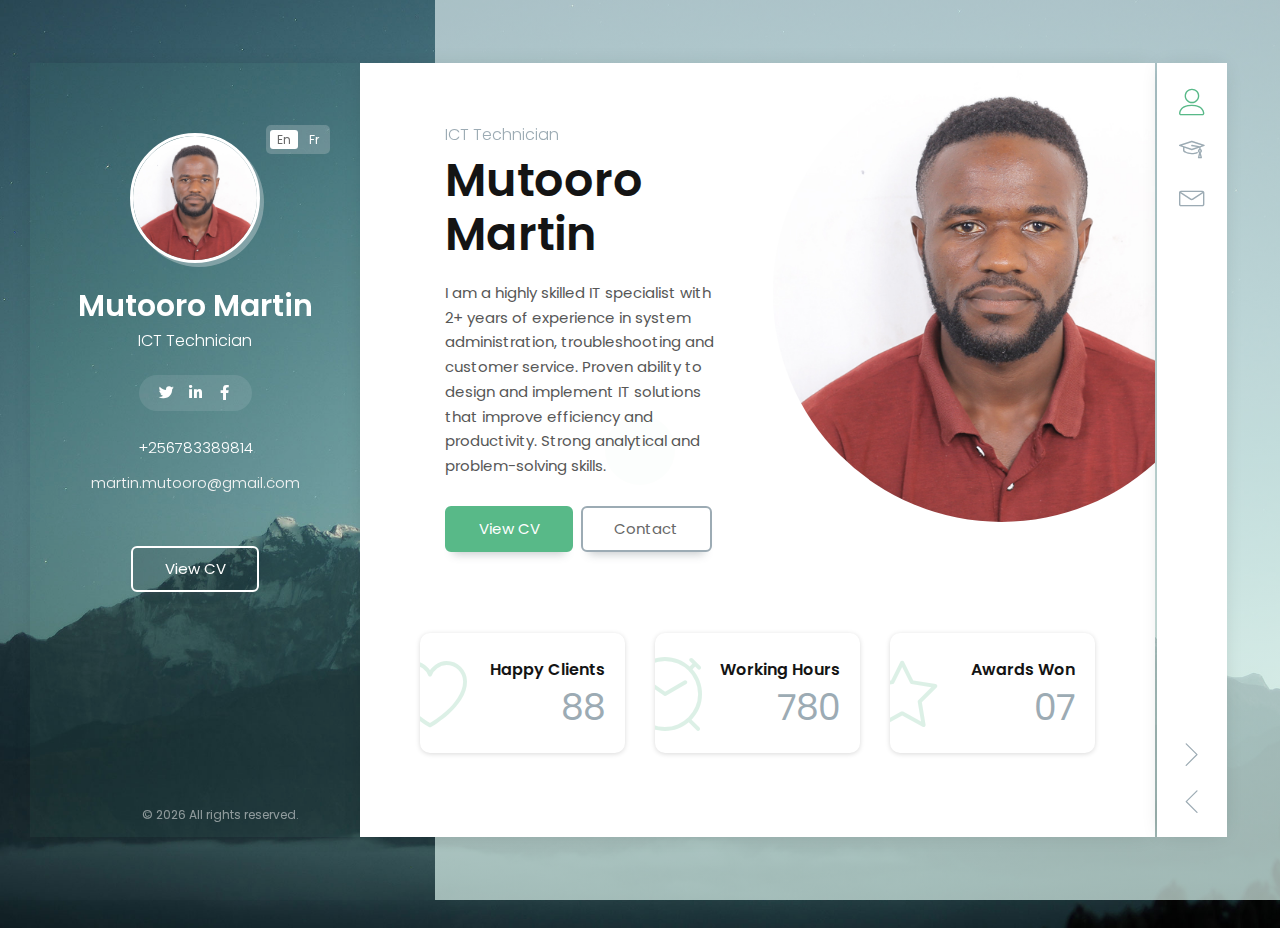
<file: blog-muts/index.html>
<!DOCTYPE html>
<html lang="en" class="no-js">
  <head>
    <meta charset="UTF-8" />
    <meta http-equiv="X-UA-Compatible" content="IE=edge"> 
    <title>Mutooro Martin</title>
    <meta name="viewport" content="width=device-width, initial-scale=1, maximum-scale=1" />
    <meta name="description" content="CVup - Resume / CV / vCard Template" />
    <meta name="keywords" content="vcard, resposnive, retina, resume, jquery, css3, bootstrap, Material CV, portfolio" />
    <meta name="author" content="lmpixels" />
    <link rel="shortcut icon" href="favicon.ico">


    <link rel="stylesheet" href="css/reset.css" type="text/css">
    <link rel="stylesheet" href="css/bootstrap-grid.min.css" type="text/css">
    <link rel="stylesheet" href="css/owl.carousel.css" type="text/css">
    <link rel="stylesheet" href="css/magnific-popup.css" type="text/css">
    <link rel="stylesheet" href="css/main.css" type="text/css">
    <link rel="stylesheet" href="css/animations.css" type="text/css">
  </head>

  <body>
    <!-- Animated Background -->
    <div class="lm-animated-bg" style="background-image: url(img/main_bg_3.jpg);"></div>
    <!-- /Animated Background -->

    <!-- Loading animation -->
    <div class="preloader">
      <div class="preloader-animation">
        <div class="dot dot-1"></div>
        <div class="dot dot-2"></div>
        <div class="dot dot-3"></div>
      </div>
      <svg xmlns="http://www.w3.org/2000/svg" version="1.1">
        <defs>
          <filter id="goo">
            <feGaussianBlur in="SourceGraphic" stdDeviation="10" result="blur" />
            <feColorMatrix in="blur" values="1 0 0 0 0  0 1 0 0 0  0 0 1 0 0  0 0 0 21 -7"/>
          </filter>
        </defs>
      </svg>
    </div>
    <!-- /Loading animation -->

    <div class="half-bg"></div>

    <div class="page">
      <div class="page-content">

          <header id="site_header" class="header mobile-menu-hide">
            <div class="header-content">
              <div class="header-lng">
                <ul>
                  <li>
                    <a href="index.html#" class="active">En</a>
                  </li>
                  <li>
                    <a href="index.html#">Fr</a>
                  </li>
                </ul>
              </div>
              <!-- profile pic at the right -->
              <div class="header-photo">
                <img src="img/test_1.JPG" alt="Martin Mutooro"> 
              </div>
              <div class="header-titles">
                <h2>Mutooro Martin</h2>
                <h4>ICT Technician</h4>
              </div>
            </div>

            <ul class="main-menu">
              <li>
                <a href="index.html#about-me" class="nav-anim">
                  <span class="menu-icon lnr lnr-user"></span>
                  <span class="link-text">About Me</span>
                </a>
              </li>
              <li>
                <a href="index.html#resume" class="nav-anim">
                  <span class="menu-icon lnr lnr-graduation-hat"></span>
                  <span class="link-text">Resume</span>
                </a>
              </li>
              <!-- <li>
                <a href="index.html#portfolio" class="nav-anim">
                  <span class="menu-icon lnr lnr-briefcase"></span>
                  <span class="link-text">Portfolio</span>
                </a>
              </li> -->
              <!-- <li>
                <a href="index.html#blog" class="nav-anim">
                  <span class="menu-icon lnr lnr-book"></span>
                  <span class="link-text">Blog</span>
                </a>
              </li> -->
              <li>
                <a href="index.html#contact" class="nav-anim">
                  <span class="menu-icon lnr lnr-envelope"></span>
                  <span class="link-text">Contact</span>
                </a>
              </li>
            </ul>

            <div class="social-links">
              <ul>
                <li><a href="https://twitter.com/ma_mutooro" target="_blank"><i class="fab fa-twitter"></i></a></li>
                <li><a href="https://linkedin.com/mutooro-martin" target="_blank"><i class="fab fa-linkedin-in"></i></a></li>
                <li><a href="https://facebook.com/mutooro-ug" target="_blank"><i class="fab fa-facebook-f"></i></a></li>
              </ul>
            </div>

            <div class="info-list">
              <ul>
                <li>
                  <span class="value">+256783389814</span>
                </li>

                <li>
                  <span class="value"><a href="mailto:martin.mutooro@gmail.com" style="color: whitesmoke;" class="" data-cfemail="c6a7aaa3be86b5abafb2aee8a5a9ab">martin.mutooro@gmail.com</a></span>
                </li>
              </ul>
            </div>

            <div class="header-buttons">
              <a href="index.html#resume" target="_self" class="btn btn-primary">View CV</a>
            </div>

            <div class="copyrights">© <span id="currentYear"></span> All rights reserved.</div>

<script>
  document.getElementById('currentYear').textContent = new Date().getFullYear();
</script>

          </header>

          <!-- Mobile Navigation -->
          <div class="menu-toggle">
            <span></span>
            <span></span>
            <span></span>
          </div>
          <!-- End Mobile Navigation -->

          <!-- Arrows Nav -->
          <div class="lmpixels-arrows-nav">
            <div class="lmpixels-arrow-right"><i class="lnr lnr-chevron-right"></i></div>
            <div class="lmpixels-arrow-left"><i class="lnr lnr-chevron-left"></i></div>
          </div>
          <!-- End Arrows Nav -->

          <div class="content-area">
            <div class="animated-sections">

              <!-- About Me Subpage -->
              <section data-id="about-me" class="animated-section">
                <div class="section-content">

                  <div class="row flex-v-align">
                      <div class="col-sm-12 col-md-6 col-lg-6">
                        <div class="home-text hp-left">

                          <div class="owl-carousel text-rotation">                                    
                            <div class="item">
                              <h4>ICT Technician</h4>
                            </div>
                            <div class="item">
                              <h4>Frontend-developer</h4>
                            </div>
                          </div>

                          <h1>Mutooro Martin</h1>
                          <p>I am a highly skilled IT specialist with 2+ years of experience in system administration, troubleshooting and customer service. Proven ability to design and implement IT solutions that improve efficiency and productivity. Strong analytical and problem-solving skills.

                          </p>
                          
                          <div class="home-buttons">
                            <a href="index.html#resume" target="_self" class="btn btn-primary">View CV</a>
                            <a href="index.html#contact" target="_self" class="btn btn-secondary">Contact</a>
                          </div>
                        </div>
                      </div>
                          <!-- inserting main picture at the about me page -->
                      <div class="col-sm-12 col-md-6 col-lg-6">
                          <div class="home-photo">
                              <div class="hp-inner" style="background-image: url(img/test_1.JPG);" ></div>
                          </div>
                      </div>
                  </div>

                  <div class="white-space-70"></div>

                  <!-- Fun Facts -->
                  <div class="row">
                    <div class="col-xs-12 col-sm-4">
                      <div class="fun-fact gray-default">
                        <i class="lnr lnr-heart"></i>
                        <h4>Happy Clients</h4>
                        <span class="fun-fact-block-value">88</span>
                        <span class="fun-fact-block-text"></span>
                      </div>
                    </div>

                    <div class="col-xs-12 col-sm-4">
                      <div class="fun-fact gray-default">
                        <i class="lnr lnr-clock"></i>
                        <h4>Working Hours</h4>
                        <span class="fun-fact-block-value">780</span>
                        <span class="fun-fact-block-text"></span>
                      </div>
                    </div>

                    <div class="col-xs-12 col-sm-4 ">
                      <div class="fun-fact gray-default">
                        <i class="lnr lnr-star"></i>
                        <h4>Awards Won</h4>
                        <span class="fun-fact-block-value">07</span>
                        <span class="fun-fact-block-text"></span>
                      </div>
                    </div>
                  </div>
                  <!-- End of Fun Facts -->



                  <div class="white-space-70"></div>

                  <!-- Services -->
                  <div class="row">
                    <div class="col-xs-12 col-sm-12">
                      <div class="block-title">
                        <h3>What I Do</h3>
                      </div>
                    </div>
                  </div>

                  <div class="row">
                    <div class="col-xs-12 col-sm-6">
                      <div class="col-inner">
                        <div class="info-list-w-icon">
                          <div class="info-block-w-icon">
                            <div class="ci-icon">
                              <i class="lnr lnr-store"></i>
                            </div>
                            <div class="ci-text">
                              <h4>Ecommerce</h4>
                              <p>At <span><a href="https://jaslac.com">Jaslac</a></span>, we work as a strong team ready to serve and 
                              meet the different customer needs. This is aimed at embrassing e-commerce across the globe.</p>
                            </div>
                          </div>
                          <div class="info-block-w-icon">
                            <div class="ci-icon">
                              <i class="lnr lnr-laptop-phone"></i>
                            </div><div class="ci-text">
                              <h4>Web Design</h4>
                              <p>I design both static and interactive web applications being commercial, personal etc. Currently, am the frontend design tutor at <span><a href="https://academy.boostedtechs.com">Boosted Academy</a></span> </p>
                            </div>
                          </div>
                        </div>
                      </div>
                    </div>

                    <div class="col-xs-12 col-sm-6">
                      <div class="col-inner">
                        <div class="info-list-w-icon">
                          <div class="info-block-w-icon">
                            <div class="ci-icon">
                              <i class="lnr lnr-pencil"></i>
                            </div>
                            <div class="ci-text">
                              <h4>Copywriting</h4>
                              <p>Undoubtable skills in typewriting, texting and other typewriting stacks. Clear knowledge on Microsoft and its different packages.</p>
                            </div>
                          </div>
                          <div class="info-block-w-icon">
                            <div class="ci-icon">
                              <i class="lnr lnr-flag"></i>
                            </div><div class="ci-text">
                              <h4>Management</h4>
                              <p>He possesses clear knowledge on how to manage systems remotely through virtual point servers. This is in addition to and network administration</p>
                            </div>
                          </div>
                        </div>
                      </div>
                    </div>
                  </div>
                  <!-- End of Services -->

                  <div class="white-space-50"></div>

                  <!-- Testimonials -->
                  <div class="row">
                    <div class="col-xs-12 col-sm-12">
                      <div class="block-title">
                        <h3>Testimonials</h3>
                      </div>
                    </div>
                  </div>

                  <div class="row">
                    <div class="col-xs-12 col-sm-12">
                      <div class="testimonials owl-carousel">
                        <!-- Testimonial 1 -->
                        <div class="testimonial">
                          <div class="img">
                            <img src="img/testimonials/tumusiime.jfif" alt="Ashan">
                          </div>
                          <div class="text">
                            <p>Mutooro is an excellent software engineer and he is passionate about what he does.
                               You can totally count on him to deliver your projects!</p>
                          </div>

                          <div class="author-info">
                            <h4 class="author">Tumusiime Ashiraff</h4>
                            <h5 class="company">Boosted Technologies LTD</h5>
                            <div class="icon">
                              <i class="fas fa-quote-right"></i>
                            </div>
                          </div>
                        </div>
                        <!-- End of Testimonial 1 -->

                        <!-- Testimonial 2 -->
                        <div class="testimonial">
                          <div class="img">
                            <img src="img/testimonials/jacentah.jpg" alt="Jacentah">
                          </div>
                          <div class="text">
                            <p>Martin is an excellent web developer and he is passionate about what he does.
                               You can totally count on him to deliver your projects!</p>
                          </div>

                          <div class="author-info">
                            <h4 class="author">Kyaterekeya Jacentah</h4>
                            <h5 class="company">Jaslac Digital Store</h5>
                            <div class="icon">
                              <i class="fas fa-quote-right"></i>
                            </div>
                          </div>
                        </div>
                        <!-- End of Testimonial 2 -->

                        <!-- Testimonial 3 -->
                        <div class="testimonial">
                          <div class="img">
                            <img src="img/testimonials/gilbert.jpg" alt="Gilpert">
                          </div>
                          <div class="text">
                            <p>Martin is an excellent frontend developer and he is passionate about what he does.
                               You can totally count on him to deliver your projects!</p>
                          </div>

                          <div class="author-info">
                            <h4 class="author">Mupanda Gilbert</h4>
                            <h5 class="company">Kayton Fresh Eggs</h5>
                            <div class="icon">
                              <i class="fas fa-quote-right"></i>
                            </div>
                          </div>
                        </div>
                        <!-- End of Testimonial 3 -->
                      </div>
                    </div>
                  </div>
                  <!-- End of Testimonials -->

                  <div class="white-space-70"></div>

                  <!-- Clients -->
                  <div class="row">
                    <div class="col-xs-12 col-sm-12">
                      <div class="block-title">
                        <h3>Cilents</h3>
                      </div>
                    </div>
                  </div>

                  <div class="row">
                    <div class="col-xs-12 col-sm-12">
                      <div class="clients owl-carousel">
                        
                        <div class="client-block">
                          <a href="https://boostedtechs.com" target="_blank" title="">
                            <img src="img/clients/boosted.png" alt="Logo">
                          </a>
                        </div>

                        <div class="client-block">
                          <a href="https://academy.boostedtechs.com" target="_blank" title="">
                            <img src="img/clients/academy.png" alt="Logo">
                          </a>
                        </div>

                        <div class="client-block">
                          <a href="https://jaslac.com" target="_blank" title="">
                            <img src="img/clients/logo-red.png" alt="Logo">
                          </a>
                        </div>

                        <div class="client-block">
                          <a href="https://store.boostedtechs.com" target="_blank" title="">
                            <img src="img/clients/boo_store.png" alt="Logo">
                          </a>
                        </div>

                        <div class="client-block">
                          <a href="http://bmts.boostedtechs.com/" target="_blank" title="">
                            <img src="img/clients/btm.png" alt="Logo">
                          </a>
                        </div>

                        <div class="client-block">
                          <a href="https://www.boostedsounds.com/" target="_blank" title="">
                            <img src="img/clients/academy2.png" alt="Logo">
                          </a>
                        </div>

                        <div class="client-block">
                          <a href="https://www.internworld.org/" target="_blank" title="">
                            <img src="img/clients/jaslac.png" alt="Logo">
                          </a>
                        </div>
  
                      </div>
                    </div>
                  </div>
                  <!-- End of Clients -->

                  <div class="white-space-70"></div>


                </div>
              </section>
              <!-- End of About Me Subpage -->

              <!-- Resume Subpage -->
              <section data-id="resume" class="animated-section">
                <div class="section-content">
                  <div class="page-title">
                    <h2>Resume</h2>
                    <h4>3 Years of Experience</h4>
                  </div>

                  <div class="row">
                    <div class="col-xs-12 col-sm-7">

                      <div class="block-title">
                        <h3>Education</h3>
                      </div>
                      
                      <div class="timeline timeline-second-style clearfix">
                        <div class="timeline-item clearfix">
                          <div class="left-part">
                            <h5 class="item-period">2025</h5>
                            <span class="item-company">Makerere University</span>
                          </div>
                          <div class="divider"></div>
                          <div class="right-part">
                            <h4 class="item-title">Information Systems and Technology</h4>
                            <p>Obtained skills in system administration, networking and frontend development. Programming
                              skills such as PHP, Javascript and other basic languages.</p>
                          </div>
                        </div>

                        <div class="timeline-item clearfix">
                          <div class="left-part">
                            <h5 class="item-period">2019</h5>
                            <span class="item-company">Our Lady of Africa SS (Namilyango)</span>
                          </div>
                          <div class="divider"></div>
                          <div class="right-part">
                            <h4 class="item-title">Uganda Advanced Certificate of Education</h4>
                            <p>Obtained different skills and achievemnets such as president Writer's club, Member of the 
                              Economics club and member of the school council.
                            </p>
                          </div>
                        </div>
                      </div>

                      <div class="white-space-50"></div>

                      <div class="block-title">
                        <h3>Experience</h3>
                      </div>
                  
                      <div class="timeline timeline-second-style clearfix">
                        <div class="timeline-item clearfix">
                          <div class="left-part">
                            <h5 class="item-period">Sept 2024 - Dec 2024</h5>
                            <span class="item-company">Uganda Coffee Development Authority</span>
                          </div>
                          <div class="divider"></div>
                          <div class="right-part">
                            <h4 class="item-title">ICT Volunteer</h4>
                            <p>Offering technical support to staff and users, helping them troubleshoot IT related issues and ensuring effective technological use.
                            </p>
                          </div>
                        </div>
                        <div class="timeline-item clearfix">
                          <div class="left-part">
                            <h5 class="item-period">July 2022 - July 2024</h5>
                            <span class="item-company">Boosted Technologies LTD</span>
                          </div>
                          <div class="divider"></div>
                          <div class="right-part">
                            <h4 class="item-title">IT Support Specialist</h4>
                            <p>Identifying information systems needs for different orgnizations and companies, and 
                              coming up with solutions to those needs identified. </p>
                          </div>
                        </div>

                      

                        <div class="timeline-item clearfix">
                          <div class="left-part">
                            <h5 class="item-period">2021 - 2022</h5>
                            <span class="item-company">Jaslac Digital Store</span>
                          </div>
                          <div class="divider"></div>
                          <div class="right-part">
                            <h4 class="item-title">ICT Volunteer</h4>
                            <p>Training Interns in the different technological fields such as cloud computing,
                              System adminstartion and web development to aquire them with skills necessary in the 
                              job market.
                            </p>
                          </div>
                        </div>

                         <div class="timeline-item clearfix">
                          <div class="left-part">
                            <h5 class="item-period">July 2022 - June 2023</h5>
                            <span class="item-company">Ask Pharmacy Limited</span>
                          </div>
                          <div class="divider"></div>
                          <div class="right-part">
                            <h4 class="item-title">Data and Information officer</h4>
                            <p>Ensuring the cofidentiality, integrity and availability of data. Implementing IT infrastructures of the pharmacy
                            </p>
                          </div>
                        </div>
                        
                        <div class="timeline-item clearfix">
                          <div class="left-part">
                            <h5 class="item-period">May 2021 - 2022</h5>
                            <span class="item-company">Boosted Technologies LTD</span>
                          </div>
                          <div class="divider"></div>
                          <div class="right-part">
                            <h4 class="item-title">IT and System administration Intern</h4>
                            <p>Building information systems for small organizations whilst managing virtual networks and systems remotely.</p>
                          </div>
                        </div>
                      </div>

                    </div>

                    <!-- Skills & Certificates -->
                    <div class="col-xs-12 col-sm-5">
                      <!-- Design Skills -->
                      <div class="block-title">
                        <h3>Design Skills</h3>
                      </div>

                      <div class="skills-info skills-second-style">
                        <!-- Skill 1 -->
                        <div class="skill clearfix">
                          <h4>Web Design</h4>
                          <div class="skill-value">95%</div>
                        </div>
                        <div class="skill-container skill-1">
                          <div class="skill-percentage"></div>
                        </div>
                        <!-- End of Skill 1 -->
                        
                        <!-- Skill 2 -->
                        <div class="skill clearfix">
                          <h4>Print Design</h4>
                          <div class="skill-value">65%</div>
                        </div>
                        <div class="skill-container skill-2">
                          <div class="skill-percentage"></div>
                        </div>
                        <!-- End of Skill 2 -->
                        
                        <!-- Skill 3 -->
                        <div class="skill clearfix">
                          <h4>Logo Design</h4>
                          <div class="skill-value">80%</div>
                        </div>
                        <div class="skill-container skill-3">
                          <div class="skill-percentage"></div>
                        </div>
                        <!-- End of Skill 3 -->
                        
                        <!-- Skill 4 -->
                        <div class="skill clearfix">
                          <h4>Graphic Design</h4>
                          <div class="skill-value">90%</div>
                        </div>
                        <div class="skill-container skill-4">
                          <div class="skill-percentage"></div>
                        </div>
                        <!-- End of Skill 4 -->

                      </div>
                      <!-- End of Design Skills -->

                      <div class="white-space-10"></div>

                      <!-- Coding Skills -->
                      <div class="block-title">
                        <h3>Coding Skills</h3>
                      </div>

                      <div class="skills-info skills-second-style">
                        <!-- Skill 5 -->
                        <div class="skill clearfix">
                          <h4>JavaScript</h4>
                          <div class="skill-value">95%</div>
                        </div>
                        <div class="skill-container skill-5">
                          <div class="skill-percentage"></div>
                        </div>
                        <!-- End of Skill 5 -->

                        <!-- Skill 6 -->
                        <div class="skill clearfix">
                          <h4>PHP</h4>
                          <div class="skill-value">85%</div>
                        </div>
                        <div class="skill-container skill-6">
                          <div class="skill-percentage"></div>
                        </div>
                        <!-- End of Skill 6 -->
                        
                        <!-- Skill 7 -->
                        <div class="skill clearfix">
                          <h4>HTML/CSS</h4>
                          <div class="skill-value">100%</div>
                        </div>
                        <div class="skill-container skill-7">
                          <div class="skill-percentage"></div>
                        </div>
                        <!-- End of Skill 7 -->
                        
                        <!-- Skill 8 -->
                        <div class="skill clearfix">
                          <h4>Smarty/Twig</h4>
                          <div class="skill-value">75%</div>
                        </div>
                        <div class="skill-container skill-8">
                          <div class="skill-percentage"></div>
                        </div>
                        <!-- End of Skill 8 -->

                        <!-- Skill 9 -->
                        <div class="skill clearfix">
                          <h4>Perl</h4>
                          <div class="skill-value">90%</div>
                        </div>
                        <div class="skill-container skill-9">
                          <div class="skill-percentage"></div>
                        </div>
                        <!-- End of Skill 9 -->
                      </div>
                      <!-- End of Coding Skills -->

                      <div class="white-space-10"></div>

                      <!-- Knowledges -->
                      <div class="block-title">
                        <h3>Knowledges</h3>
                      </div>

                      <ul class="knowledges">
                        <li>Marketing</li>
                        <li>Print</li>
                        <li>Digital Design</li>
                        <li>Social Media</li>
                        <li>Time Management</li>
                        <li>Communication</li>
                        <li>Problem-Solving</li>
                        <li>Social Networking</li>
                        <li>Flexibility</li>
                      </ul>
                      <!-- End of Knowledges -->
                    </div>
                    <!-- End of Skills & Certificates -->
                  </div>

                  <div class="white-space-50"></div>

                  <!-- Certificates -->
                  <div class="row">
                    <div class="col-xs-12 col-sm-12">
                      <div class="block-title">
                        <h3>Certificates</h3>
                      </div>
                    </div>
                  </div>
                  
                  <div class="row">
                    <!-- Certificate 1 -->
                    <div class="col-xs-12 col-sm-6">
                      <div class="certificate-item clearfix">
                        <div class="certi-logo">
                          <img src="img/clients/client-1.png" alt="logo">
                        </div>
                        
                        <div class="certi-content">
                          <div class="certi-title">
                            <h4>Foundamentals of Digital Marketing</h4>
                          </div>
                          <div class="certi-id">
                            <span>Membership ID: 1K195</span>
                          </div>
                          <div class="certi-date">
                            <span>19 April 2019</span>
                          </div>
                          <div class="certi-company">
                            <span></span>
                          </div>
                        </div>
                      </div>
                    </div>
                    <!-- End of Certificate 1 -->

                    <!-- Certificate 2 -->
                    <div class="col-xs-12 col-sm-6">
                      <div class="certificate-item clearfix">
                        <div class="certi-logo">
                          <img src="img/clients/client-1.png" alt="logo">
                        </div>
                        
                        <div class="certi-content">
                          <div class="certi-title">
                            <h4>Introduction to Frontend Develpoment</h4>
                          </div>
                          <div class="certi-id">
                            <span>Membership ID: 2092T</span>
                          </div>
                          <div class="certi-date">
                            <span>20 May 2020</span>
                          </div>
                          <div class="certi-company">
                            <span></span>
                          </div>
                        </div>
                      </div>
                    </div>
                    <!-- End of Certificate 2 -->

                  </div>
                  <!-- End of Certificates -->
                </div>
              </section>
              <!-- End of Resume Subpage -->

              <!-- Portfolio Subpage -->
              <section data-id="portfolio" class="animated-section">
                <div class="section-content">
                  <div class="page-title">
                    <h2>Portfolio</h2>
                    <h4>My Best Works</h4>
                  </div>

                  <div class="row">
                    <div class="col-xs-12 col-sm-12">
                      <!-- Portfolio Content -->
                      <div class="portfolio-content">

                        <ul class="grid-filters portfolio-filters">
                          <li class="active">
                            <a class="filter btn btn-sm btn-link" data-filter=".category_all">All</a>
                          </li>
                          <li>
                            <a class="filter btn btn-sm btn-link" data-filter=".category_detailed">Detailed</a>
                          </li>
                          <li>
                            <a class="filter btn btn-sm btn-link" data-filter=".category_mockups">Mockups</a>
                          </li>
                          <li>
                            <a class="filter btn btn-sm btn-link" data-filter=".category_soundcloud">SoundCloud</a>
                          </li>
                          <li>
                            <a class="filter btn btn-sm btn-link" data-filter=".category_vimeo-videos">Vimeo Videos</a>
                          </li>
                          <li>
                            <a class="filter btn btn-sm btn-link" data-filter=".category_youtube-videos">YouTube Videos</a>
                          </li>
                        </ul>

                        <!-- Portfolio Grid -->
                        <div class="portfolio-grid two-columns">
                          
                          <figure class="item lbaudio category_all category_soundcloud">
                            <div class="portfolio-item-img">
                              <img src="img/portfolio/1.jpg" alt="SoundCloud Audio" title="" />
                              <a href="https://w.soundcloud.com/player/?url=https%3A//api.soundcloud.com/tracks/221650664&#038;color=%23ff5500&#038;auto_play=false&#038;hide_related=false&#038;show_comments=true&#038;show_user=true&#038;show_reposts=false&#038;show_teaser=true&#038;visual=true" class="lightbox mfp-iframe"></a>
                            </div>

                            <i class="fa fa-volume-up"></i>
                            <h4 class="name"><span>SoundCloud</span> Audio</h4>
                            <span class="category">SoundCloud</span>
                          </figure>

                          <figure class="item standard category_all category_detailed">
                            <div class="portfolio-item-img">
                              <img src="img/portfolio/2.jpg" alt="Media Project 2" title="" />
                              <a href="portfolio-1.html" class="ajax-page-load"></a>
                            </div>

                            <i class="far fa-file-alt"></i>
                            <h4 class="name"><span>Detailed</span> Project 2</h4>
                            <span class="category">Detailed</span>
                          </figure>

                          <figure class="item lbvideo category_all category_vimeo-videos">
                            <div class="portfolio-item-img">
                              <img src="img/portfolio/3.jpg" alt="Vimeo Video 1" title="" />
                              <a href="https://player.vimeo.com/video/158284739" class="lightbox mfp-iframe"></a>
                            </div>

                            <i class="fas fa-video"></i>
                            <h4 class="name"><span>Vimeo</span> Video 1</h4>
                            <span class="category">Vimeo Videos</span>
                          </figure>

                          <figure class="item standard category_all category_detailed">
                            <div class="portfolio-item-img">
                              <img src="img/portfolio/4.jpg" alt="Media Project 1" title="" />
                              <a href="portfolio-1.html" class="ajax-page-load"></a>
                            </div>

                            <i class="far fa-file-alt"></i>
                            <h4 class="name"><span>Detailed</span> Project 1</h4>
                            <span class="category">Detailed</span>
                          </figure>

                          <figure class="item lbimage category_all category_mockups">
                            <div class="portfolio-item-img">
                              <img src="img/portfolio/5.jpg" alt="Mockup Design 1" title="" />
                              <a class="lightbox" href="img/portfolio/full/5.jpg"></a>
                            </div>

                            <i class="far fa-image"></i>
                            <h4 class="name"><span>Mockup</span> Design 1</h4>
                            <span class="category">Mockups</span>
                          </figure>

                          <figure class="item lbvideo category_all category_youtube-videos">
                            <div class="portfolio-item-img">
                              <img src="img/portfolio/6.jpg" alt="YouTube Video 1" title="" />
                              <a href="https://www.youtube.com/embed/bg0gv2YpIok" class="lightbox mfp-iframe"></a>
                            </div>

                            <i class="fas fa-video"></i>
                            <h4 class="name"><span>YouTube</span> Video 1</h4>
                            <span class="category">YouTube Videos</span>
                          </figure>
                        </div>
                      </div>
                      <!-- End of Portfolio Content -->
                    </div>
                  </div>
                </div>
              </section>
              <!-- End of Portfolio Subpage -->

              <!-- Blog Subpage -->
              <section data-id="blog" class="animated-section">
                <div class="section-content">
                  <div class="page-title">
                    <h2>Blog</h2>
                    <h4>My Diary</h4>
                  </div>

                  <div class="row">
                    <div class="col-xs-12 col-sm-12">
                      <ul class="grid-filters blog-filters">
                        <li class="active">
                          <a class="filter btn btn-sm btn-link" data-filter=".category_all">All</a>
                        </li>
                        <li>
                          <a class="filter btn btn-sm btn-link" data-filter=".category_ui">UI</a>
                        </li>
                        <li>
                          <a class="filter btn btn-sm btn-link" data-filter=".category_design">Design</a>
                        </li>
                        <li>
                          <a class="filter btn btn-sm btn-link" data-filter=".category_ecommerce">E-Commerce</a>
                        </li>
                      </ul>

                      <div class="blog-masonry two-columns clearfix">
                        
                        <!-- Blog Post 1 -->
                        <div class="item post-1 category_all category_design">
                          <div class="blog-card">
                            <div class="media-block">
                              <div class="category">
                                <a href="index.html#" title="View all posts in Design">Design</a>
                              </div>
                              <a href="blog-post-1.html">
                                <img src="img/blog/blog_post_1.jpg" class="size-blog-masonry-image-two-c" alt="Why I Switched to Sketch For UI Design" title="" />
                                <div class="mask"></div>
                              </a>
                            </div>
                            <div class="post-info">
                              <div class="post-date">05 Mar 2022</div>
                              <a href="blog-post-1.html">
                                <h4 class="blog-item-title">Why I Switched to Sketch For UI Design</h4>
                              </a>
                            </div>
                          </div>
                        </div>
                        <!-- End of Blog Post 1 -->

                        <!-- Blog Post 2 -->
                        <div class="item post-2 category_all category_ui">
                          <div class="blog-card">
                            <div class="media-block">
                              <div class="category">
                                <a href="index.html#" title="View all posts in WordPress">WordPress</a>
                              </div>
                              <a href="blog-post-1.html">
                                <img src="img/blog/blog_post_2.jpg" class="size-blog-masonry-image-two-c" alt="Best Practices for Animated Progress Indicators" title="" />
                                <div class="mask"></div>
                              </a>
                            </div>
                            <div class="post-info">
                              <div class="post-date">23 Feb 2022</div>
                              <a href="blog-post-1.html">
                                <h4 class="blog-item-title">How to Make a WordPress Plugin Extensible</h4>
                              </a>
                            </div>
                          </div>
                        </div>
                        <!-- End of Blog Post 2 -->

                        <!-- Blog Post 3 -->
                        <div class="item post-1 category_all category_design">
                          <div class="blog-card">
                            <div class="media-block">
                              <div class="category">
                                <a href="index.html#" title="View all posts in Design">Design</a>
                              </div>
                              <a href="blog-post-1.html">
                                <img src="img/blog/blog_post_3.jpg" class="size-blog-masonry-image-two-c" alt="Designing the Perfect Feature Comparison Table" title="" />
                                <div class="mask"></div>
                              </a>
                            </div>
                            <div class="post-info">
                              <div class="post-date">06 Feb 2022</div>
                              <a href="blog-post-1.html">
                                <h4 class="blog-item-title">6 Easy Steps to Better Icon Design</h4>
                              </a>
                            </div>
                          </div>
                        </div>
                        <!-- End of Blog Post 3 -->

                        <!-- Blog Post 4 -->
                        <div class="item post-2 category_all category_ecommerce">
                          <div class="blog-card">
                            <div class="media-block">
                              <div class="category">
                                <a href="index.html#" title="View all posts in E-Commerce">E-Commerce</a>
                              </div>
                              <a href="blog-post-1.html">
                                <img src="img/blog/blog_post_4.jpg" class="size-blog-masonry-image-two-c" alt="An Overview of E-Commerce Platforms" title="" />
                                <div class="mask"></div>
                              </a>
                            </div>
                            <div class="post-info">
                              <div class="post-date">07 Jan 2022</div>
                              <a href="blog-post-1.html">
                                <h4 class="blog-item-title">An Overview of E-Commerce Platforms</h4>
                              </a>
                            </div>
                          </div>
                        </div>
                        <!-- End of Blog Post 4 -->
                      </div>
                    </div>
                  </div>
                </div>


              </section>
              <!-- End of Blog Subpage -->

              <!-- Contact Subpage -->
              <section data-id="contact" class="animated-section">
                <div class="section-content">
                  <div class="page-title">
                    <h2>Contact</h2>
                    <h4>Get in Touch</h4>
                  </div>

                  <div class="row">
                    <!-- Contact Info -->
                    <div class="col-xs-12 col-sm-4">
                      <div class="lm-info-block gray-default">
                        <i class="lnr lnr-map-marker"></i>
                        <h4>Kampala - Uganda</h4>
                        <span class="lm-info-block-value"></span>
                        <span class="lm-info-block-text"></span>
                      </div>
                    </div>

                    <div class="col-xs-12 col-sm-4">
                      <div class="lm-info-block gray-default">
                        <i class="lnr lnr-phone-handset"></i>
                        <h4>+256 783389814</h4>
                        <span class="lm-info-block-value"></span>
                        <span class="lm-info-block-text"></span>
                      </div>
                    </div>

                    <div class="col-xs-12 col-sm-4">
                      <div class="lm-info-block gray-default">
                        <i class="lnr lnr-envelope"></i>
                        <h4><a href="mailto:martin.mutooro@gmail" style="color: black;" class="" data-cfemail="b8d9d4ddc0f8ddc0d9d5c8d4dd96dbd7d5">martin.mutooro@gmail.com</a></h4>
                        <span class="lm-info-block-value"></span>
                        <span class="lm-info-block-text"></span>
                      </div>
                    </div>
                    <!-- End of Contact Info -->
                  </div>

                  <div class="row">
                     <!-- Google Map -->
                    <div class="col-xs-12 col-sm-12">
                      <div class="white-space-20"></div>
                      <div class="col-xs-12 col-sm-12">
                        <div class="white-space-20"></div>
                        <div class="col-xs-12 col-sm-12">
                          <div class="white-space-20"></div>
                          
                      <!-- Google Map -->
                      <!-- <div class="lmpixels-map">
                        <iframe></iframe>
                      </div>
                    </div>
                    End of Google Map -->
                  </div>


                  <div class="row">
                    <div class="col-xs-12 col-sm-2">
                    </div>
                    <!-- Contact Form -->
                    <div class="col-xs-12 col-sm-8">
                      <div class="white-space-30"></div>
                      <div class="block-title">
                        <h3>How Can I Help You?</h3>
                      </div>

                      <form id="contact_form" class="contact-form" action="https://lmpixels.com/demo/cvup/light/1/contact_form/contact_form.php" method="post">

                        <div class="messages"></div>

                        <div class="controls two-columns">
                          <div class="fields clearfix">
                            <div class="left-column">
                              <div class="form-group form-group-with-icon">
                                <input id="form_name" type="text" name="name" class="form-control" placeholder="" required="required" data-error="Name is required.">
                                <label>Full Name</label>
                                <div class="form-control-border"></div>
                                <div class="help-block with-errors"></div>
                              </div>

                              <div class="form-group form-group-with-icon">
                                <input id="form_email" type="email" name="email" class="form-control" placeholder="" required="required" data-error="Valid email is required.">
                                <label>Email Address</label>
                                <div class="form-control-border"></div>
                                <div class="help-block with-errors"></div>
                              </div>

                              <div class="form-group form-group-with-icon">
                                <input id="form_subject" type="text" name="subject" class="form-control" placeholder="" required="required" data-error="Subject is required.">
                                <label>Subject</label>
                                <div class="form-control-border"></div>
                                <div class="help-block with-errors"></div>
                              </div>
                            </div>
                            <div class="right-column">
                              <div class="form-group form-group-with-icon">
                                <textarea id="form_message" name="message" class="form-control" placeholder="" rows="7" required="required" data-error="Please, leave me a message."></textarea>
                                <label>Message</label>
                                <div class="form-control-border"></div>
                                <div class="help-block with-errors"></div>
                              </div>
                            </div>
                          </div>

                          <div class="g-recaptcha" data-sitekey="6LdqmCAUAAAAAMMNEZvn6g4W5e0or2sZmAVpxVqI"></div>
      
                          <input type="submit" class="button btn-send" value="Send message">
                        </div>
                      </form>
                    </div>
                    <!-- End of Contact Form -->
                  </div>

                </div>
              </section>
              <!-- End of Contact Subpage -->
            </div>
          </div>

      </div>
    </div>
    
  </footer>

    <script data-cfasync="false" src="js/email-decode.min.js"></script><script src="js/jquery.min.js"></script>
    <script src="js/modernizr.custom.js"></script>
    <script src="js/animating.js"></script>

    <script src="js/imagesloaded.pkgd.min.js"></script>
    <script src='https://www.google.com/recaptcha/api.js'></script>

    <script src='js/isotope.pkgd.min.js'></script>
    <script src='js/owl.carousel.min.js'></script>
    <script src="js/jquery.magnific-popup.min.js"></script>

    <script src="js/validator.js"></script>
    <script src="js/main.js"></script>
  <script defer src="https://static.cloudflareinsights.com/beacon.min.js/vaafb692b2aea4879b33c060e79fe94621666317369993" integrity="sha512-0ahDYl866UMhKuYcW078ScMalXqtFJggm7TmlUtp0UlD4eQk0Ixfnm5ykXKvGJNFjLMoortdseTfsRT8oCfgGA==" data-cf-beacon='{"rayId":"79f347daae739cac","version":"2023.2.0","r":1,"token":"94b99c0576dc45bf9d669fb5e9256829","si":100}' crossorigin="anonymous"></script>
</body>
</html>
</file>
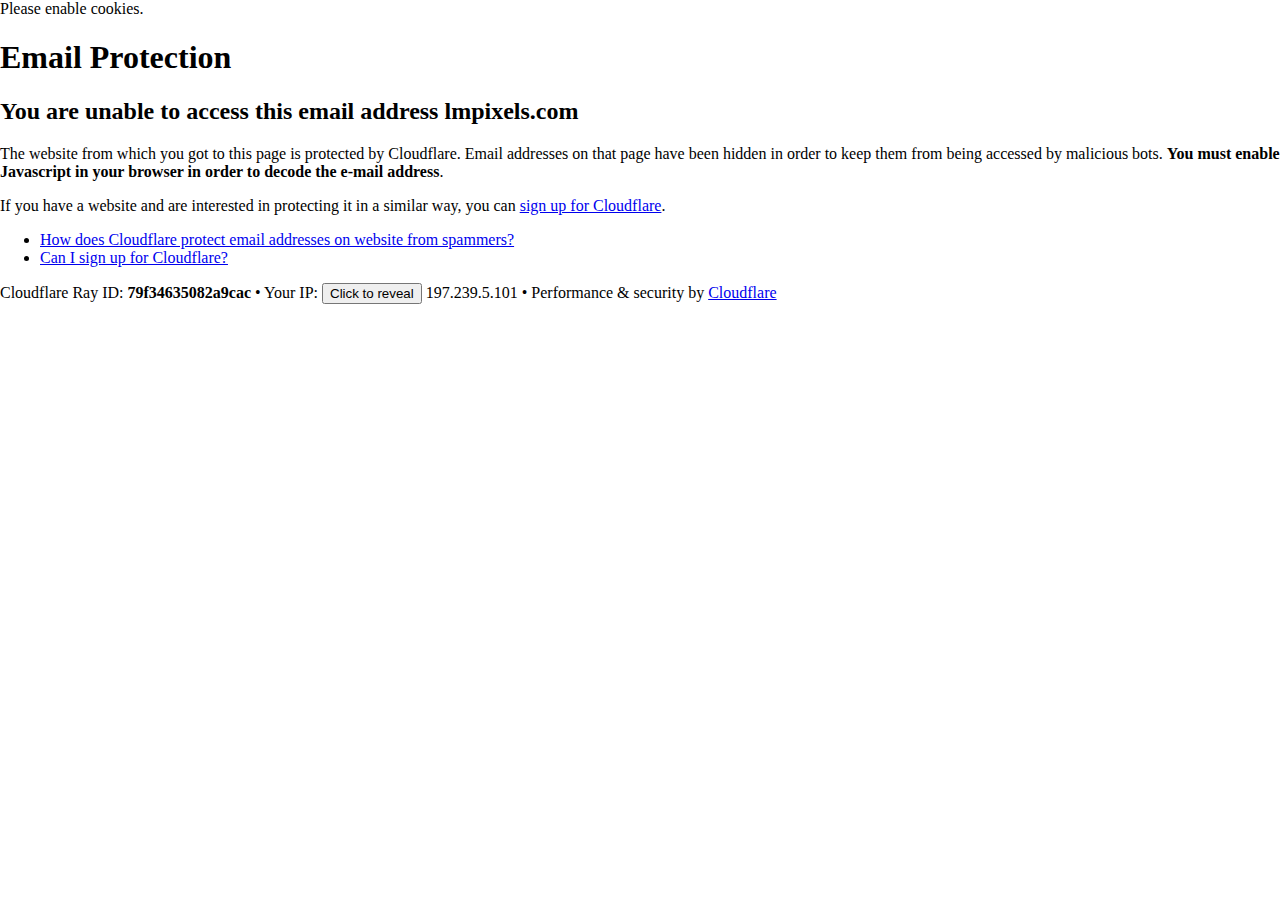
<file: email-protection.html>
<!DOCTYPE html>
<!--[if lt IE 7]> <html class="no-js ie6 oldie" lang="en-US"> <![endif]-->
<!--[if IE 7]>    <html class="no-js ie7 oldie" lang="en-US"> <![endif]-->
<!--[if IE 8]>    <html class="no-js ie8 oldie" lang="en-US"> <![endif]-->
<!--[if gt IE 8]><!--> <html class="no-js" lang="en-US"> <!--<![endif]-->
<head>
<title>Email Protection | Cloudflare</title>
<meta charset="UTF-8" />
<meta http-equiv="Content-Type" content="text/html; charset=UTF-8" />
<meta http-equiv="X-UA-Compatible" content="IE=Edge" />
<meta name="robots" content="noindex, nofollow" />
<meta name="viewport" content="width=device-width,initial-scale=1" />
<link rel="stylesheet" id="cf_styles-css" href="https://lmpixels.com/cdn-cgi/styles/cf.errors.css" />
<!--[if lt IE 9]><link rel="stylesheet" id='cf_styles-ie-css' href="/cdn-cgi/styles/cf.errors.ie.css" /><![endif]-->
<style>body{margin:0;padding:0}</style>


<!--[if gte IE 10]><!-->
<script>
  if (!navigator.cookieEnabled) {
    window.addEventListener('DOMContentLoaded', function () {
      var cookieEl = document.getElementById('cookie-alert');
      cookieEl.style.display = 'block';
    })
  }
</script>
<!--<![endif]-->


</head>
<body>
  <div id="cf-wrapper">
    <div class="cf-alert cf-alert-error cf-cookie-error" id="cookie-alert" data-translate="enable_cookies">Please enable cookies.</div>
    <div id="cf-error-details" class="cf-error-details-wrapper">
      <div class="cf-wrapper cf-header cf-error-overview">
        <h1 data-translate="block_headline">Email Protection</h1>
        <h2 class="cf-subheadline"><span data-translate="unable_to_access">You are unable to access this email address</span> lmpixels.com</h2>
      </div><!-- /.header -->

      <div class="cf-section cf-wrapper">
        <div class="cf-columns two">
          <div class="cf-column">
            <p>The website from which you got to this page is protected by Cloudflare. Email addresses on that page have been hidden in order to keep them from being accessed by malicious bots. <strong>You must enable Javascript in your browser in order to decode the e-mail address</strong>.</p>
            <p>If you have a website and are interested in protecting it in a similar way, you can <a rel="noopener noreferrer" href="https://www.cloudflare.com/sign-up?utm_source=email_protection">sign up for Cloudflare</a>.</p>
          </div>

          <div class="cf-column">
            <div class="grid_4">
              <div class="rail">
                  <div class="panel">
                      <ul class="nobullets">
                        <li><a rel="noopener noreferrer" class="modal-link-faq" href="https://support.cloudflare.com/hc/en-us/articles/200170016-What-is-Email-Address-Obfuscation-">How does Cloudflare protect email addresses on website from spammers?</a></li>
                        <li><a rel="noopener noreferrer" class="modal-link-faq" href="https://support.cloudflare.com/hc/en-us/categories/200275218-Getting-Started">Can I sign up for Cloudflare?</a></li>
                    </ul>
                </div>
              </div>
            </div>
          </div>
        </div>
      </div><!-- /.section -->

      <div class="cf-error-footer cf-wrapper w-240 lg:w-full py-10 sm:py-4 sm:px-8 mx-auto text-center sm:text-left border-solid border-0 border-t border-gray-300">
  <p class="text-13">
    <span class="cf-footer-item sm:block sm:mb-1">Cloudflare Ray ID: <strong class="font-semibold">79f34635082a9cac</strong></span>
    <span class="cf-footer-separator sm:hidden">&bull;</span>
    <span id="cf-footer-item-ip" class="cf-footer-item hidden sm:block sm:mb-1">
      Your IP:
      <button type="button" id="cf-footer-ip-reveal" class="cf-footer-ip-reveal-btn">Click to reveal</button>
      <span class="hidden" id="cf-footer-ip">197.239.5.101</span>
      <span class="cf-footer-separator sm:hidden">&bull;</span>
    </span>
    <span class="cf-footer-item sm:block sm:mb-1"><span>Performance &amp; security by</span> <a rel="noopener noreferrer" href="https://www.cloudflare.com/5xx-error-landing" id="brand_link" target="_blank">Cloudflare</a></span>
    
  </p>
  <script>(function(){function d(){var b=a.getElementById("cf-footer-item-ip"),c=a.getElementById("cf-footer-ip-reveal");b&&"classList"in b&&(b.classList.remove("hidden"),c.addEventListener("click",function(){c.classList.add("hidden");a.getElementById("cf-footer-ip").classList.remove("hidden")}))}var a=document;document.addEventListener&&a.addEventListener("DOMContentLoaded",d)})();</script>
</div><!-- /.error-footer -->


    </div><!-- /#cf-error-details -->
  </div><!-- /#cf-wrapper -->

  <script>
  window._cf_translation = {};
  
  
</script>

</body>
</html>
</file>
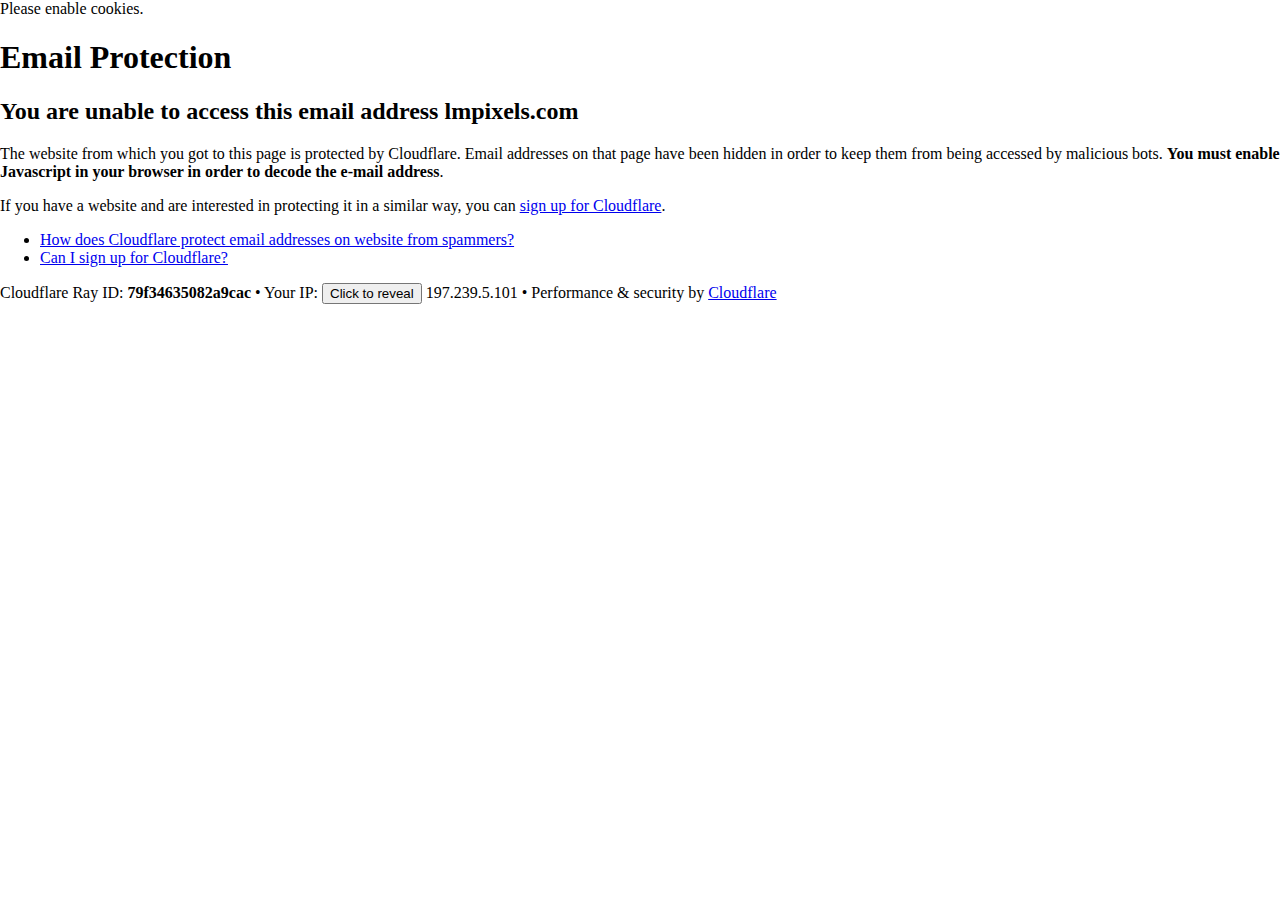
<file: blog-muts/email-protection.html>
<!DOCTYPE html>
<!--[if lt IE 7]> <html class="no-js ie6 oldie" lang="en-US"> <![endif]-->
<!--[if IE 7]>    <html class="no-js ie7 oldie" lang="en-US"> <![endif]-->
<!--[if IE 8]>    <html class="no-js ie8 oldie" lang="en-US"> <![endif]-->
<!--[if gt IE 8]><!--> <html class="no-js" lang="en-US"> <!--<![endif]-->
<head>
<title>Email Protection | Cloudflare</title>
<meta charset="UTF-8" />
<meta http-equiv="Content-Type" content="text/html; charset=UTF-8" />
<meta http-equiv="X-UA-Compatible" content="IE=Edge" />
<meta name="robots" content="noindex, nofollow" />
<meta name="viewport" content="width=device-width,initial-scale=1" />
<link rel="stylesheet" id="cf_styles-css" href="https://lmpixels.com/cdn-cgi/styles/cf.errors.css" />
<!--[if lt IE 9]><link rel="stylesheet" id='cf_styles-ie-css' href="/cdn-cgi/styles/cf.errors.ie.css" /><![endif]-->
<style>body{margin:0;padding:0}</style>


<!--[if gte IE 10]><!-->
<script>
  if (!navigator.cookieEnabled) {
    window.addEventListener('DOMContentLoaded', function () {
      var cookieEl = document.getElementById('cookie-alert');
      cookieEl.style.display = 'block';
    })
  }
</script>
<!--<![endif]-->


</head>
<body>
  <div id="cf-wrapper">
    <div class="cf-alert cf-alert-error cf-cookie-error" id="cookie-alert" data-translate="enable_cookies">Please enable cookies.</div>
    <div id="cf-error-details" class="cf-error-details-wrapper">
      <div class="cf-wrapper cf-header cf-error-overview">
        <h1 data-translate="block_headline">Email Protection</h1>
        <h2 class="cf-subheadline"><span data-translate="unable_to_access">You are unable to access this email address</span> lmpixels.com</h2>
      </div><!-- /.header -->

      <div class="cf-section cf-wrapper">
        <div class="cf-columns two">
          <div class="cf-column">
            <p>The website from which you got to this page is protected by Cloudflare. Email addresses on that page have been hidden in order to keep them from being accessed by malicious bots. <strong>You must enable Javascript in your browser in order to decode the e-mail address</strong>.</p>
            <p>If you have a website and are interested in protecting it in a similar way, you can <a rel="noopener noreferrer" href="https://www.cloudflare.com/sign-up?utm_source=email_protection">sign up for Cloudflare</a>.</p>
          </div>

          <div class="cf-column">
            <div class="grid_4">
              <div class="rail">
                  <div class="panel">
                      <ul class="nobullets">
                        <li><a rel="noopener noreferrer" class="modal-link-faq" href="https://support.cloudflare.com/hc/en-us/articles/200170016-What-is-Email-Address-Obfuscation-">How does Cloudflare protect email addresses on website from spammers?</a></li>
                        <li><a rel="noopener noreferrer" class="modal-link-faq" href="https://support.cloudflare.com/hc/en-us/categories/200275218-Getting-Started">Can I sign up for Cloudflare?</a></li>
                    </ul>
                </div>
              </div>
            </div>
          </div>
        </div>
      </div><!-- /.section -->

      <div class="cf-error-footer cf-wrapper w-240 lg:w-full py-10 sm:py-4 sm:px-8 mx-auto text-center sm:text-left border-solid border-0 border-t border-gray-300">
  <p class="text-13">
    <span class="cf-footer-item sm:block sm:mb-1">Cloudflare Ray ID: <strong class="font-semibold">79f34635082a9cac</strong></span>
    <span class="cf-footer-separator sm:hidden">&bull;</span>
    <span id="cf-footer-item-ip" class="cf-footer-item hidden sm:block sm:mb-1">
      Your IP:
      <button type="button" id="cf-footer-ip-reveal" class="cf-footer-ip-reveal-btn">Click to reveal</button>
      <span class="hidden" id="cf-footer-ip">197.239.5.101</span>
      <span class="cf-footer-separator sm:hidden">&bull;</span>
    </span>
    <span class="cf-footer-item sm:block sm:mb-1"><span>Performance &amp; security by</span> <a rel="noopener noreferrer" href="https://www.cloudflare.com/5xx-error-landing" id="brand_link" target="_blank">Cloudflare</a></span>
    
  </p>
  <script>(function(){function d(){var b=a.getElementById("cf-footer-item-ip"),c=a.getElementById("cf-footer-ip-reveal");b&&"classList"in b&&(b.classList.remove("hidden"),c.addEventListener("click",function(){c.classList.add("hidden");a.getElementById("cf-footer-ip").classList.remove("hidden")}))}var a=document;document.addEventListener&&a.addEventListener("DOMContentLoaded",d)})();</script>
</div><!-- /.error-footer -->


    </div><!-- /#cf-error-details -->
  </div><!-- /#cf-wrapper -->

  <script>
  window._cf_translation = {};
  
  
</script>

</body>
</html>
</file>
<file: blog-muts/css/main.css>
@import 'https://fonts.googleapis.com/css?family=Poppins:200,200i,300,300i,400,400i,600,600i';@import 'fonts/linear-icons-font/style.css';@import 'fonts/fontawesome-free-5.12.1-web/css/all.min.css';.no-js .preloader,.no-js .preloader-portfolio{display:none}.preloader,.preloader-portfolio{position:fixed;left:0;top:0;width:100%;height:100%;z-index:9999;background:#fff}.preloader-animation{width:200px;height:200px;position:absolute;top:50%;left:50%;transform:translate(-50%,-50%);margin:auto;filter:url(main.css);animation:rotate-move 2s ease-in-out infinite}.dot{width:70px;height:70px;border-radius:50%;background-color:#000;position:absolute;top:0;bottom:0;left:0;right:0;margin:auto}.dot-3{background-color:#56b887;animation:dot-3-move 2s ease infinite,index 6s ease infinite}.dot-2{background-color:#f74d75;animation:dot-2-move 2s ease infinite,index 6s -4s ease infinite}.dot-1{background-color:#ffe386;animation:dot-1-move 2s ease infinite,index 6s -2s ease infinite}@keyframes dot-3-move{20%{transform:scale(1)}45%{transform:translateY(-18px) scale(.45)}60%{transform:translateY(-90px) scale(.45)}80%{transform:translateY(-90px) scale(.45)}100%{transform:translateY(0px) scale(1)}}@keyframes dot-2-move{20%{transform:scale(1)}45%{transform:translate(-16px,12px) scale(.45)}60%{transform:translate(-80px,60px) scale(.45)}80%{transform:translate(-80px,60px) scale(.45)}100%{transform:translateY(0px) scale(1)}}@keyframes dot-1-move{20%{transform:scale(1)}45%{transform:translate(16px,12px) scale(.45)}60%{transform:translate(80px,60px) scale(.45)}80%{transform:translate(80px,60px) scale(.45)}100%{transform:translateY(0px) scale(1)}}@keyframes rotate-move{55%{transform:translate(-50%,-50%) rotate(0deg)}80%{transform:translate(-50%,-50%) rotate(360deg)}100%{transform:translate(-50%,-50%) rotate(360deg)}}@keyframes index{0%,100%{z-index:3}33.3%{z-index:2}66.6%{z-index:1}}html{margin:0;width:100%;height:100%;min-height:100%;overflow:hidden}body{background-color:#f2f7f9;margin:0;width:100%;height:100%;min-height:100%;font-size:15px;font-family:poppins,Helvetica,sans-serif;line-height:1.65em;overflow:hidden;color:#555;background-repeat:no-repeat;background-position:center;background-position:50% 50%;background-size:cover}h1,h2,h3,h4,h5,h6{color:#111;font-family:poppins,Helvetica,sans-serif;font-weight:600}h1{font-size:32px}h2{font-size:27px}h3{font-size:21px}h4{font-size:18px}h5{font-size:16px}h6{font-size:14px}a{color:#09c;text-decoration:none;-webkit-transition:all .3s ease-in-out;-moz-transition:all .3s ease-in-out;-o-transition:all .3s ease-in-out;-ms-transition:all .3s ease-in-out;transition:all .3s ease-in-out}p{margin-bottom:10px}.clearfix:before,.clearfix:after{content:" ";display:table}.clearfix:after{clear:both}.page{display:block;width:100%;height:100%;min-height:100%;padding:0 125px 0 55px;overflow:hidden}.page-content{position:relative;width:100%;max-width:1460px;min-height:86vh;margin:7vh auto;padding:0;-webkit-backface-visibility:hidden;-moz-backface-visibility:hidden;backface-visibility:hidden}.btn-primary,.btn-secondary,button,input[type=button],input[type=submit],.wp-block-button .wp-block-button__link{display:inline-block;position:relative;padding:.8em 2.1em;margin-bottom:.75em;margin-right:.25em;font-size:1em;line-height:1.2;border:0;outline:0;border:2px solid #56b887;color:#fff;text-shadow:none;background-color:#56b887;border-radius:6px;cursor:pointer;font-family:poppins,Helvetica,sans-serif;box-shadow:0 10px 10px -8px rgba(80,90,96,.33);-webkit-transition:all .3s ease-in-out;-moz-transition:all .3s ease-in-out;-o-transition:all .3s ease-in-out;-ms-transition:all .3s ease-in-out;transition:all .3s ease-in-out}.btn-primary:last-child,.btn-secondary:last-child,button:last-child,input[type=button]:last-child,input[type=submit]:last-child,.wp-block-button .wp-block-button__link:last-child{margin-right:0}.btn-primary:hover,.btn-primary:focus,button:hover,button:focus,input[type=button]:hover,input[type=button]:focus,input[type=submit]:hover,input[type=submit]:focus{background-color:#fff;color:#111;border:2px solid #56b887}.btn-secondary{border-color:#9baab3;background-color:#fff;box-shadow:0 10px 10px -8px rgba(80,90,96,.33);color:#666}.btn-secondary:hover,.btn-secondary:focus{color:#fff;border-color:#9baab3;background-color:#9baab3}button.mfp-close:hover,button.mfp-close:visited,button.mfp-close:focus,button.mfp-arrow:hover,button.mfp-arrow:visited,button.mfp-arrow:focus{border:0}.animated{-webkit-animation-duration:1s;animation-duration:1s;-webkit-animation-fill-mode:both;animation-fill-mode:both}.half-bg{position:absolute;top:0;bottom:0;left:calc(383px + 10%);right:0;background:linear-gradient(#d8e8eb,#d8f0e9);opacity:.7}@media only screen and (max-width:1640px){.half-bg{left:calc(380px + 55px)}}@media only screen and (min-width:1025px){body::-webkit-scrollbar,.animated-section::-webkit-scrollbar,.single-page-content::-webkit-scrollbar,.header::-webkit-scrollbar,.portfolio-page-content::-webkit-scrollbar{position:absolute;width:5px;margin-left:-5px}body::-webkit-scrollbar-track,.animated-section::-webkit-scrollbar-track,.single-page-content::-webkit-scrollbar-track,.header::-webkit-scrollbar-track,.portfolio-page-content::-webkit-scrollbar-track{background-color:#fcfcfc}body::-webkit-scrollbar-thumb,.animated-section::-webkit-scrollbar-thumb,.single-page-content::-webkit-scrollbar-thumb,.header::-webkit-scrollbar-thumb,.portfolio-page-content::-webkit-scrollbar-thumb{background-color:#ddd;outline:0}}.lm-animated-bg{position:absolute;width:auto;height:auto;top:-28px;left:-28px;right:-28px;bottom:-28px;background-position:center center;background-size:cover;background-repeat:no-repeat;z-index:-1}.vcentered{vertical-align:middle;width:100%;align-items:center;display:flex;display:-ms-flexbox;-ms-flex-pack:center;justify-content:center;flex-direction:column;height:100%;display:-webkit-box;display:-moz-box;display:-ms-flexbox;display:-webkit-flex;display:flex;-webkit-box-direction:normal;-moz-box-direction:normal;-webkit-box-orient:horizontal;-moz-box-orient:horizontal;-webkit-flex-direction:row;-ms-flex-direction:row;flex-direction:row;-webkit-flex-wrap:wrap;-ms-flex-wrap:wrap;flex-wrap:wrap;-webkit-box-pack:center;-moz-box-pack:center;-webkit-justify-content:center;-ms-flex-pack:center;justify-content:center;-webkit-align-content:stretch;-ms-flex-line-pack:stretch;align-content:stretch;-webkit-box-align:center;-moz-box-align:center;-webkit-align-items:center;-ms-flex-align:center;align-items:center;text-align:center}.vcentered .row{width:100%}.title-block{position:relative;text-align:center}.title-block h2{font-size:60px;line-height:74px;margin:0;text-align:center}.title-block .sp-subtitle{color:#9baab3;font-size:21px;font-weight:300;margin:5px 0;text-align:center}.text-rotation{display:block;width:100%;position:relative}.alert{position:relative;padding:.75rem 1.25rem;margin-bottom:30px;border:1px solid transparent;border-radius:.25rem}.alert-success{color:#155724;background-color:#d4edda;border-color:#c3e6cb}.alert-danger{color:#721c24;background-color:#f8d7da;border-color:#f5c6cb}.alert button.close{padding:0;background-color:transparent;border:0;-webkit-appearance:none}.alert .close{float:right;font-size:1.5rem;font-weight:700;line-height:1;color:#000;text-shadow:0 1px 0 #fff;opacity:.5}.alert .close:focus,.alert .close:hover{color:#000;text-decoration:none;opacity:.75}@media only screen and (min-width:1025px){.header{display:inline-block;float:left;width:100%;max-width:380px;height:100%;max-height:80vh;min-height:inherit;text-align:center;padding:70px 30px 45px;overflow:auto;background-color:rgba(86,184,135,.06);-webkit-box-shadow:0 0 20px -5px rgb(0 0 0/15%);-moz-box-shadow:0 0 20px -5px rgb(0 0 0/15%);box-shadow:0 0 20px -5px rgb(0 0 0/15%)}ul.main-menu{position:absolute;padding:15px 0 115px;width:70px;right:-72px;background-color:#fff;z-index:999;list-style:none;top:0;bottom:0;-webkit-box-shadow:0 0 20px -5px rgb(0 0 0/15%);-moz-box-shadow:0 0 20px -5px rgb(0 0 0/15%);box-shadow:0 0 20px -5px rgb(0 0 0/15%)}ul.main-menu a{display:block;position:relative;color:#9baab3;padding:10px;-webkit-transition:all .3s ease-in-out;-moz-transition:all .3s ease-in-out;-o-transition:all .3s ease-in-out;-ms-transition:all .3s ease-in-out;transition:all .3s ease-in-out}ul.main-menu a.active,ul.main-menu a:focus,ul.main-menu a:hover{color:#56b887}ul.main-menu .menu-icon{display:block;font-size:27px}ul.main-menu .link-text{position:absolute;width:auto;visibility:hidden;opacity:0;color:#9baab3;padding:2px 10px;background-color:#fff;white-space:nowrap;border:2px solid #fff;right:0;top:calc(-50% - 2px);border-bottom-left-radius:5px;border-right:0;border-top-left-radius:5px;margin-top:50%;-webkit-transition:all .3s ease-in-out;-moz-transition:all .3s ease-in-out;-o-transition:all .3s ease-in-out;-ms-transition:all .3s ease-in-out;transition:all .3s ease-in-out;z-index:0;box-shadow:0 10px 10px -8px rgb(0 0 0/22%)}ul.main-menu a:hover .link-text{right:100%;visibility:visible;opacity:1;border-color:#9baab3}}.header-lng{display:inline-block;margin-bottom:5px;margin-top:-8px;text-align:right;float:right}.header-lng ul{display:inline-block;padding:2px 4px;list-style:none;text-align:right;background-color:rgba(255,255,255,.2);border-radius:5px}.header-lng ul li{display:inline-block;margin:0;padding:0}.header-lng ul li a{font-size:12px;line-height:1;padding:1px 7px;border-radius:3px;color:#fff}.header-lng ul li a.active{background-color:#fff;color:#666}.header-lng ul li a:hover,.header-lng ul li a:focus{background-color:#fff;color:#666}.social-links{margin-bottom:25px;margin-top:25px}.social-links ul{list-style:none;display:inline-block;background-color:rgba(255,255,255,.1);padding:3px 15px;border-radius:25px}.social-links ul li{display:inline-block;margin:0 0 5px}.social-links ul li a{color:#fff;border-radius:20px;font-size:15px;padding:0;height:25px;width:25px;display:block;line-height:30px;text-align:center;opacity:1}.social-links ul li a:hover{opacity:1;color:#111}.lmpixels-arrows-nav{position:absolute;padding:10px 0;width:70px;right:-72px;list-style:none;bottom:0;z-index:999}.lmpixels-arrows-nav div{display:block;position:relative;text-align:center;color:#9baab3;padding:10px;font-size:24px;-webkit-transition:all .3s ease-in-out;-moz-transition:all .3s ease-in-out;-o-transition:all .3s ease-in-out;-ms-transition:all .3s ease-in-out;transition:all .3s ease-in-out}.lmpixels-arrows-nav div:hover{color:#56b887;cursor:pointer}.header-photo{position:relative;width:130px;margin:0 auto 25px;z-index:1}.header-photo img{max-width:100%;background-color:#fff;border:3px solid #fff;border-radius:300px}.header-photo:after{position:absolute;opacity:.3;top:3%;left:3%;border-radius:300px;content:'';height:calc(100% + 0px);width:calc(100% + 0px);background-color:#fff;z-index:-1}.header-titles h2{font-size:30px;font-weight:600;color:#fff;margin:5px 0 7px;line-height:1.2em}.header-titles h4{font-size:16px;font-weight:300;color:#fff;margin:5px 0;line-height:1.2em}.header-buttons{margin-top:50px}.header-buttons .btn-primary{background-color:rgba(0,0,0,.12);border-color:#fff}.header-buttons .btn-primary:hover,.header-buttons .btn-primary:focus,.header-buttons .btn-primary:active{background-color:rgba(255,255,255,.88)}.header .copyrights{color:#fff;width:380px;position:absolute;bottom:0;left:0;padding:5px 10px 15px;line-height:14px;font-size:12px;text-align:center;opacity:.5}.header .info-list{color:#fff;font-weight:300}.content-area{position:absolute;right:0;background-color:transparent;height:100%;width:100%;max-width:calc(100% - 380px)}.animated-sections{position:relative;height:100%;-webkit-perspective:1500px;-moz-perspective:1500px;perspective:1500px;-webkit-backface-visibility:hidden;-moz-backface-visibility:hidden;backface-visibility:hidden}.animated-section{position:absolute;background-color:transparent;height:100%;width:100%;padding:0;opacity:0;overflow-x:hidden;overflow-y:auto;visibility:hidden;-webkit-backface-visibility:hidden;-moz-backface-visibility:hidden;backface-visibility:hidden;-webkit-transform:translate3d(0,0,0);-moz-transform:translate3d(0,0,0);transform:translate3d(0,0,0);background-repeat:no-repeat;background-position:center;background-position:50% 50%;background-size:cover;-webkit-box-shadow:0 0 20px -5px rgb(0 0 0/15%);-moz-box-shadow:0 0 20px -5px rgb(0 0 0/15%);box-shadow:0 0 20px -5px rgb(0 0 0/15%)}.section-content{background-color:#fff;padding:60px;position:relative;height:auto;width:100%;min-width:100%;min-height:100%;-webkit-transform:translate3d(0,0,0);-o-transform:translate3d(0,0,0);-moz-transform:translate3d(0,0,0);transform:translate3d(0,0,0);-ms-transform:none}.single-page-content{position:absolute;background-color:#fff;height:100%;width:100%;padding:60px;overflow:auto}.section-active,.no-js .animated-section{opacity:1;visibility:visible;z-index:99}.ps>.ps__scrollbar-y-rail{margin-right:10px;margin-top:30px;margin-bottom:30px;border-radius:20px}.ps>.ps__scrollbar-y-rail>.ps__scrollbar-y{background-color:#b5b6b7}.ps:hover>.ps__scrollbar-y-rail:hover>.ps__scrollbar-y{background-color:#56b887}.ps>.ps__scrollbar-y-rail{width:12px}.ps>.ps__scrollbar-y-rail:hover>.ps__scrollbar-y,.ps>.ps__scrollbar-y-rail:active>.ps__scrollbar-y,.ps:hover.ps--in-scrolling.ps--y>.ps__scrollbar-y-rail>.ps__scrollbar-y,.ps.ps--in-scrolling.ps--y>.ps__scrollbar-y-rail>.ps__scrollbar-y{width:8px}.page-title{display:inline-block;position:relative;padding-right:25px;padding-bottom:15px;margin-bottom:30px}.page-title h2{position:relative;font-size:36px;z-index:1}.page-title h4{margin-top:15px;color:#9baab3;font-weight:300;font-size:16px}.form-group{position:relative;margin:0 0 21.5px}.form-control,.form-control:focus{height:42px}.form-control,.form-control:focus,.has-error .form-control,.has-error .form-control:focus,input[type=search],input[type=password],input[type=text]{position:relative;border:2px solid #d5d6d7;border-radius:5px;display:block;font-size:1em;line-height:1.4;margin:0;padding:10px 25px 10px 12px;width:100%;background:0 0;background-color:transparent;text-align:left;color:inherit;-webkit-box-shadow:none;-moz-box-shadow:none;box-shadow:none;outline:none;font-family:poppins,Helvetica,sans-serif;box-shadow:0 10px 10px -8px rgba(0,0,0,.1)}textarea.form-control,textarea.form-control:focus{height:auto}.form-control~.form-control-border{content:"";position:absolute;z-index:-1;left:0;right:100%;bottom:0;border-radius:5px;top:0;opacity:0;background:0 0;border:2px solid #56b887;border-right-width:0;height:100%;-webkit-transition:all .3s ease-in-out;-moz-transition:all .3s ease-in-out;-o-transition:all .3s ease-in-out;-ms-transition:all .3s ease-in-out;transition:all .3s ease-in-out}.form-control:focus~.form-control-border{left:0;right:0;height:100%;z-index:1;opacity:1;border-right-width:2px}.has-error .form-control~.form-control-border{border-color:#ff4c4c}.form-control::-moz-placeholder{color:#adadac}.form-control:-ms-input-placeholder{color:#adadac}.form-control::-webkit-input-placeholder{color:#adadac}.form-group .help-block{position:absolute;display:inline-block;padding:0 5px;font-size:.93em;line-height:1.75em;margin:-2px 0 0 10px;color:#fff;background:#ff4e4e}.form-group .help-block:after{content:" ";position:absolute;left:5px;bottom:100%;width:0;height:0;border-bottom:10px solid #ff4e4e;border-right:10px solid transparent}.form-group .help-block:empty{display:none}.form-group-with-icon i{position:absolute;font-size:16px;top:13px;right:13px;color:#d3d3d3}.form-group-with-icon.form-group-focus i{color:#56b887}.form-group.form-group-w-checkbox{padding-top:0;padding-bottom:8px;margin-bottom:17px}.form-group-with-icon.form-group-w-checkbox{padding-top:8px;padding-left:52px;margin-bottom:25px}.form-group .form-control-checkbox+label,.form-group.form-group-focus .form-control-checkbox+label{position:relative;display:inline;left:0;top:0;font-size:1em;opacity:1}.form-group .form-control-checkbox,.form-group.form-group-focus .form-control-checkbox{display:inline-block;width:auto;height:auto;top:2px}.form-group.form-group-w-checkbox .help-block{top:100%;left:0;margin-left:0}.form-group.form-group-with-icon.form-group-w-checkbox .help-block{left:52px}.form-group label{position:absolute;top:10px;left:15px;z-index:-1;color:#a5a6a7;transition:.3s}.form-group .form-control:focus~label,.form-group.form-group-focus .form-control~label{color:#56b887;top:-20px;left:0;z-index:1;font-size:13px}.form-control,.form-control:focus,.has-error .form-control,.has-error .form-control:focus,input[type=search],input[type=password],input[type=text],.header-search input.form-control{-webkit-transform:translateZ(0);-moz-transform:translateZ(0);transform:translateZ(0)}.vcentered .row{width:100%}.flex-v-align{vertical-align:middle;width:100%;min-height:100%;align-items:center;display:flex;display:-ms-flexbox;-ms-flex-pack:center;justify-content:center;flex-direction:column;height:100%;display:-webkit-box;display:-moz-box;display:-ms-flexbox;display:-webkit-flex;display:flex;-webkit-box-direction:normal;-moz-box-direction:normal;-webkit-box-orient:horizontal;-moz-box-orient:horizontal;-webkit-flex-direction:row;-ms-flex-direction:row;flex-direction:row;-webkit-flex-wrap:wrap;-ms-flex-wrap:wrap;flex-wrap:wrap;-webkit-box-pack:center;-moz-box-pack:center;-webkit-justify-content:center;-ms-flex-pack:center;justify-content:center;-webkit-align-content:stretch;-ms-flex-line-pack:stretch;align-content:stretch;-webkit-box-align:center;-moz-box-align:center;-webkit-align-items:center;-ms-flex-align:center;align-items:center;text-align:center;margin:0}.home-photo{display:block;position:relative;width:calc(100% + 150px);padding-bottom:calc(100% + 150px);margin-top:-100px;background-color:#fff;border-radius:1000px;border-top-right-radius:0;overflow:hidden}.home-photo .hp-inner{background-image:url(../images/main_photo_1.jpg.html);background-position:center;background-repeat:no-repeat;background-size:cover;height:auto;display:block;position:absolute;top:0;bottom:0;width:auto;left:0;right:0}.home-text{text-align:left;padding-right:20px;padding-left:10px}.home-text h1{font-size:46px;line-height:54px;margin-top:0;margin-bottom:20px}.home-text h4{font-size:16px;color:#9baab3;font-weight:300;margin-bottom:5px}.home-buttons{margin-top:27px}.block-title{display:inline-block;position:relative;padding-right:12px;margin-bottom:25px}.block-title h3{position:relative;font-size:21px;z-index:1}.block-title h3 span{color:#56b887}.block-title:after{position:absolute;opacity:1;top:0;right:-1px;content:'';height:100%;width:50px;max-width:50%;border-radius:30px;background:linear-gradient(90deg,transparent,rgba(216,240,233,1) 100%);z-index:0}.white-space-10{padding-bottom:10px}.white-space-20{padding-bottom:20px}.white-space-30{padding-bottom:30px}.white-space-40{padding-bottom:40px}.white-space-50{padding-bottom:50px}.white-space-60{padding-bottom:60px}.white-space-70{padding-bottom:70px}.white-space-80{padding-bottom:80px}.white-space-90{padding-bottom:90px}.white-space-100{padding-bottom:100px}.info-list ul{list-style:none;padding:0;margin:0}.info-list ul li{margin-bottom:10px}.info-list ul li:last-child{margin-bottom:0}.info-list .title{color:#56b887;margin-right:5px;font-weight:600}.info-block-w-icon{margin-bottom:25px}.info-block-w-icon .ci-text h4{margin:5px 0}.info-block-w-icon .ci-text p{font-size:.95em}.info-block-w-icon .ci-icon{display:table-cell;width:54px;padding-right:25px}.info-block-w-icon i{position:relative;font-size:42px;color:#56b887;opacity:.7}.lm-info-block{position:relative;text-align:center;width:100%;display:block;margin:0 0 15px;background-color:#fff;padding:20px 10px;-webkit-box-shadow:none;-moz-box-shadow:none;box-shadow:none;overflow:hidden;border-radius:10px;-webkit-transition:all .2s ease-in-out;-moz-transition:all .2s ease-in-out;-o-transition:all .2s ease-in-out;-ms-transition:all .2s ease-in-out;transition:all .2s ease-in-out;-webkit-box-shadow:0 1px 5px rgb(0 0 0/15%);-moz-box-shadow:0 1px 5px rgb(0 0 0/15%);-o-box-shadow:0 1px 5px rgb(0 0 0/15%);box-shadow:0 1px 5px rgb(0 0 0/15%)}.lm-info-block i{position:relative;font-size:33px;color:#56b887;z-index:1}.lm-info-block h4{font-size:15px;margin-top:8px}.lm-info-block .lm-info-block-value{font-size:30px;line-height:30px;font-weight:400;display:block;margin:10px 0;color:#56b887}.lm-info-block .lm-info-block-value:empty{margin:0}.testimonial{text-align:center;background-color:#f7f8f9;border:2px solid #f7f8f9;border-radius:16px;margin:45px 2px 10px;padding:0 25px 15px}.testimonial img{max-width:90px;max-height:90px;margin:-45px auto 20px;border-radius:90px;box-shadow:0 10px 10px -8px rgba(0,0,0,.22)}.testimonial .text{text-align:left;font-style:italic}.testimonial .author-info{position:relative;text-align:right;margin-top:20px}.testimonial .author-info .icon{content:'';position:absolute;font-size:28px;left:0;top:8px;color:#9baab3;opacity:.5}.testimonial .author-info .author{margin:0;font-size:15px}.testimonial .author-info .company{color:#9baab3;font-size:13px;font-weight:300;margin:0}.clients.owl-carousel .client-block{padding:15px;margin-bottom:15px}.client-block{text-align:center;padding:5px 0;margin-bottom:30px;opacity:.7;-webkit-transition:all .2s ease-in-out;-moz-transition:all .2s ease-in-out;-o-transition:all .2s ease-in-out;-ms-transition:all .2s ease-in-out;transition:all .2s ease-in-out}.testimonials.owl-carousel .owl-nav,.clients.owl-carousel .owl-nav{position:absolute;text-align:right;right:0;top:-52px}.testimonials.owl-carousel .owl-nav .owl-prev,.testimonials.owl-carousel .owl-nav .owl-next,.clients.owl-carousel .owl-nav .owl-prev,.clients.owl-carousel .owl-nav .owl-next{position:relative;display:inline-block;background-color:#f1f1f1;border-radius:5px;-webkit-transition-duration:.2s;transition-duration:.2s;font-family:"font awesome 5 free";font-size:11px;font-weight:900;-moz-osx-font-smoothing:grayscale;-webkit-font-smoothing:antialiased;display:inline-block;font-style:normal;font-variant:normal;text-rendering:auto;color:#666}.testimonials.owl-carousel .owl-nav .owl-prev,.clients.owl-carousel .owl-nav .owl-prev{margin-right:3px}.testimonials.owl-carousel .owl-nav .owl-prev:before,.testimonials.owl-carousel .owl-nav .owl-next:before,.clients.owl-carousel .owl-nav .owl-prev:before,.clients.owl-carousel .owl-nav .owl-next:before{position:relative;margin:2px;width:22px;height:22px;line-height:22px;text-align:center;display:block;cursor:pointer;color:inherit;z-index:1}.testimonials.owl-carousel .owl-nav .owl-prev:before,.clients.owl-carousel .owl-nav .owl-prev:before{content:"\f053"}.testimonials.owl-carousel .owl-nav .owl-next:before,.clients.owl-carousel .owl-nav .owl-next:before{content:"\f054"}.testimonials.owl-carousel .owl-nav .owl-prev:hover,.testimonials.owl-carousel .owl-nav .owl-next:hover,.clients.owl-carousel .owl-nav .owl-prev:hover,.clients.owl-carousel .owl-nav .owl-next:hover{background-color:#56b887;border-color:#56b887;color:#fff}.timeline-second-style .timeline-item{position:relative;display:table;table-layout:fixed;width:100%;padding-bottom:15px}.timeline-second-style .timeline-item:last-child{padding-bottom:0}.timeline-second-style .left-part{width:30%;display:table-cell;padding-right:25px;min-height:100%;text-align:right;vertical-align:top}.timeline-second-style .right-part{width:70%;display:table-cell;padding-left:25px;padding-right:15px;vertical-align:top}.timeline-second-style .right-part p,.timeline-second-style .right-part p>*{font-size:.92em}.timeline-second-style .divider{position:absolute;top:0;left:30%;bottom:0;width:1px;background-color:#eee}.timeline-second-style .divider:before{content:'';display:block;position:absolute;margin-top:2px;width:21px;height:21px;position:absolute;margin-left:-10px;border-radius:12px;background-color:#56b887;opacity:.25;z-index:0}.timeline-second-style .divider:after{content:'';display:block;position:absolute;margin-top:6px;width:13px;height:13px;margin-left:-6px;background-color:#fff;border-radius:10px;border:2px solid #56b887;z-index:1}.timeline-second-style .item-title{font-size:16px;margin-bottom:3px}.timeline-second-style .item-period{margin:3px 0;font-size:14px;line-height:1.4em}.timeline-second-style .item-company{display:block;margin:0 0 4px;font-size:13px;font-weight:300;line-height:1.45em;color:#9baab3}.timeline-second-style .timeline-item:last-child .right-part{padding-bottom:0}.timeline-second-style .item-logo{display:block;margin-bottom:10px}.timeline-second-style .item-logo img{max-height:40px}.skills-info.skills-second-style{margin-bottom:30px}.skills-info.skills-second-style h4{font-size:13px;line-height:1.1em;position:relative;float:left;margin:0 0 4px}.skills-second-style .skill-container{position:relative;display:inline-block;background-color:#ebeef2;-moz-border-radius:8px;-webkit-border-radius:8px;border-radius:8px;-webkit-box-sizing:border-box;-moz-box-sizing:border-box;box-sizing:border-box;height:6px;margin-bottom:8px;width:100%}.skills-second-style .skill-container:before{content:'';position:absolute;background-color:#56b887}.skills-second-style .skill-value{font-size:11px;line-height:1.1em;position:relative;float:right;margin:0 0 4px;color:#9baab3}.skills-second-style .skill-percentage{background-color:#56b887;-moz-border-radius:9px;-webkit-border-radius:9px;border-radius:9px;height:6px;padding:0}.skills-second-style .skill-container.skill-1 .skill-percentage{width:95%}.skills-second-style .skill-container.skill-2 .skill-percentage{width:65%}.skills-second-style .skill-container.skill-3 .skill-percentage{width:80%}.skills-second-style .skill-container.skill-4 .skill-percentage{width:90%}.skills-second-style .skill-container.skill-5 .skill-percentage{width:95%}.skills-second-style .skill-container.skill-6 .skill-percentage{width:85%}.skills-second-style .skill-container.skill-7 .skill-percentage{width:100%}.skills-second-style .skill-container.skill-8 .skill-percentage{width:75%}.skills-second-style .skill-container.skill-9 .skill-percentage{width:90%}.pt-page .skills-second-style .skill-percentage,.pt-page .skills-second-style .skill-value{-webkit-transition:all 2s ease-in-out;-moz-transition:all 2s ease-in-out;-o-transition:all 2s ease-in-out;-ms-transition:all 2s ease-in-out;transition:all 2s ease-in-out}.js .subpages:not(.one-page-layout) .pt-page:not(.pt-page-current) .skills-second-style .skill-percentage{width:0!important}.js .subpages:not(.one-page-layout) .pt-page:not(.pt-page-current) .skills-second-style .skill-value{left:26px!important}.knowledges{list-style:none}.knowledges li{display:inline-block;background-color:#56b887;border-radius:25px;color:#fff;padding:1px 12px;margin:3px 0;font-size:13px}.certificate-item{position:relative;display:table;table-layout:fixed;width:100%;border-radius:8px;margin-bottom:20px;-webkit-transition:all 2s ease-in-out;-moz-transition:all .2s ease-in-out;-o-transition:all .2s ease-in-out;-ms-transition:all .2s ease-in-out;transition:all .2s ease-in-out;-webkit-box-shadow:0 1px 5px rgb(0 0 0/20%);-moz-box-shadow:0 1px 5px rgb(0 0 0/20%);-o-box-shadow:0 1px 5px rgb(0 0 0/20%);box-shadow:0 1px 5px rgb(0 0 0/20%)}.certi-logo{display:table-cell;width:120px;height:100%;background-color:#f5f5f5;padding:25px;vertical-align:middle;border-top-left-radius:6px;border-bottom-left-radius:6px}.certi-logo img{display:block;max-width:100%}.certi-content{display:table-cell;width:100%;padding:20px 25px;vertical-align:middle}.certi-title h4{font-size:16px;margin:0 0 5px}.certi-id{font-size:.9em;color:#777}.certi-date{font-size:.7em;color:#777;opacity:.7}.fun-fact{position:relative;text-align:right;width:100%;display:block;margin:0 0 15px;background:#fff;padding:20px;border-radius:10px;-webkit-box-shadow:none;-moz-box-shadow:none;overflow:hidden;-webkit-box-shadow:0 1px 5px rgb(0 0 0/15%);-moz-box-shadow:0 1px 5px rgb(0 0 0/15%);-o-box-shadow:0 1px 5px rgb(0 0 0/15%);box-shadow:0 1px 5px rgb(0 0 0/15%);-webkit-transition:all .2s ease-in-out;-moz-transition:all .2s ease-in-out;-o-transition:all .2s ease-in-out;-ms-transition:all .2s ease-in-out;transition:all .2s ease-in-out}.fun-fact:hover{-webkit-transform:translateY(-5px);-ms-transform:translateY(-5px);-o-transform:translateY(-5px);transform:translateY(-5px);-webkit-box-shadow:0 12px 17px rgba(0,0,0,.12);-moz-box-shadow:0 12px 17px rgba(0,0,0,.12);-o-box-shadow:0 12px 17px rgba(0,0,0,.12);box-shadow:0 12px 17px rgba(0,0,0,.12)}.fun-fact.gray-bg{background-color:#fcfcfc}.fun-fact h4{font-size:16px;margin:5px 0 0}.fun-fact i{position:absolute;font-size:78px;color:#56b887;margin-bottom:0;width:78px;height:78px;left:-27px;bottom:auto;top:auto;opacity:.2}.fun-fact .lm-info-block{font-size:24px;font-weight:400;display:block;margin:10px 0;color:#56b887}.fun-fact-block-value{color:#9baab3;font-size:36px;line-height:50px;display:block;margin:0}.fun-fact-block-text{display:block}.controls.two-columns .left-column{width:47%;float:left;margin-right:3%}.controls.two-columns .right-column{width:50%;float:right}.g-recaptcha{margin-bottom:20px}.grid-filters{margin-bottom:30px}.grid-filters li{display:inline-block;margin-right:15px;font-size:13px;opacity:.7}.grid-filters li.active{opacity:1}.grid-filters li a{color:#666;cursor:pointer}.portfolio-grid{margin-left:-7px;margin-right:-7px}.portfolio-grid figure{width:33.33333%;float:left;padding:7px;position:relative;overflow:hidden}.portfolio-grid.one-column figure{width:100%}.portfolio-grid.two-columns figure{width:50%}.portfolio-grid.three-columns figure{width:33.33333%}.portfolio-grid.four-columns figure{width:25%}.portfolio-grid.five-columns figure{width:20%}.portfolio-grid img{position:relative;display:block;width:100%}.portfolio-grid figure a,.portfolio-rid figure img{display:block;position:relative}.portfolio-grid figure img{-webkit-transition:all .3s ease-in-out;-moz-transition:all .3s ease-in-out;-o-transition:all .3s ease-in-out;-ms-transition:all .3s ease-in-out;transition:all .3s ease-in-out}.portfolio-grid figure:hover img{transform:scale(1.1)}.portfolio-grid figure a{position:absolute;top:0;bottom:0;right:0;left:0;z-index:3}.portfolio-item-img{position:relative;overflow:hidden}.portfolio-grid figure .portfolio-item-img:after{content:'';position:absolute;background-color:rgba(0,0,0,.75);top:0;right:0;bottom:0;left:0;opacity:0;-webkit-transition:all .4s ease-in-out;-moz-transition:all .4s ease-in-out;-o-transition:all .4s ease-in-out;-ms-transition:all .4s ease-in-out;transition:all .4s ease-in-out}.portfolio-grid figure:hover .portfolio-item-img:after{opacity:1}.portfolio-item-desc{margin-top:12px}.portfolio-item-desc h4{margin-bottom:0}.portfolio-item-desc small{color:#9baab3}.portfolio-grid figure i{display:none;position:absolute;top:15px;right:15px;font-size:16px;opacity:0;width:30px;height:30px;background-color:#fff;color:#56b887;text-align:center;line-height:30px;-webkit-transition:all .3s ease-in-out;-moz-transition:all .3s ease-in-out;-o-transition:all .3s ease-in-out;-ms-transition:all .3s ease-in-out;transition:all .3s ease-in-out}.portfolio-grid figure .name{display:block;padding:2px 7px;font-size:1.2em;font-weight:300;color:#fff;position:absolute;bottom:20px;left:20px;opacity:0;-webkit-transition:all .2s ease-in-out;-moz-transition:all .2s ease-in-out;-o-transition:all .2s ease-in-out;-ms-transition:all .2s ease-in-out;transition:all .2s ease-in-out;-webkit-transform:translate3d(50%,0%,0);transform:translate3d(50%,0%,0)}.portfolio-grid figure .name span{font-weight:600}.portfolio-grid figure .category{display:inline-block;padding:2px 7px;color:#fff;font-size:11px;line-height:1.2em;top:20px;right:20px;position:absolute;opacity:0;-webkit-transition:all .2s ease-in-out;-moz-transition:all .2s ease-in-out;-o-transition:all .2s ease-in-out;-ms-transition:all .2s ease-in-out;transition:all .2s ease-in-out;-webkit-transform:translate3d(-50%,0%,0);transform:translate3d(-50%,0%,0)}.portfolio-grid figure:hover i,.portfolio-grid figure:hover .name,.portfolio-grid figure:hover .category{opacity:1}.portfolio-grid figure:hover .name{-webkit-transform:translate3d(0%,0%,0);transform:translate3d(0%,0%,0);-webkit-transition-delay:.2s;transition-delay:.2s}.portfolio-grid figure:hover .category{-webkit-transform:translate3d(0%,0%,0);transform:translate3d(0%,0%,0);-webkit-transition-delay:.2s;transition-delay:.2s}.blog-masonry{margin:0 -1em 1.8em}.blog-masonry.one-column .item{width:100%;padding:0 1em 2em}.blog-masonry.two-columns .item{width:50%;float:left;padding:0 1em 2em}.blog-masonry.three-columns .item{width:33.333333%;float:left;padding:0 1em 2em}.blog-card{display:block;position:relative;padding:0;background:#fff;box-shadow:0 1px 5px rgb(0 0 0/15%)}.blog-card .post-image{width:100%;margin:0}.blog-card .media-block{overflow:hidden}.blog-card .media-block img{-webkit-transition:all .3s ease-in-out;-moz-transition:all .3s ease-in-out;-o-transition:all .3s ease-in-out;-ms-transition:all .3s ease-in-out;transition:all .3s ease-in-out}.blog-card .media-block:hover img{transform:scale(1.1)}.blog-card .post-without-f-image{padding-bottom:46.875%;width:100%;background-color:#f5f5f5}.blog-card .post-info{padding:1em 1.4em 1.4em;border-top:0}.blog-card .blog-item-title{margin:5px 0 0}.blog-card .post-meta{padding:1em;margin:0}.blog-card .category a{position:absolute;top:10px;left:10px;background:#fff;padding:2px 7px;line-height:1.2em;font-size:11px;color:#111;z-index:3}.blog-card .post-date{display:inline-block;color:#9baab3;font-size:11px;line-height:1.1em;font-weight:300}.blog-card .media-block{position:relative}.sticky-badge{position:absolute;background-color:#fff;right:10px;top:10px;font-size:12px;padding:0;width:18px;height:18px;text-align:center;line-height:18px;color:#9baab3;z-index:3}.blog-card .media-block a .mask{position:absolute;background:#4f565e;background:rgba(0,0,0,.12);display:inline-block;font-family:linearicons-free;font-style:normal;font-weight:400;font-variant:normal;text-transform:none;line-height:1;-webkit-font-smoothing:antialiased;-moz-osx-font-smoothing:grayscale;width:100%;left:0;bottom:0;top:0;opacity:0;visibility:hidden;-webkit-transition:all .2s ease-in-out;-moz-transition:all .2s ease-in-out;-o-transition:all .2s ease-in-out;-ms-transition:all .2s ease-in-out;transition:all .2s ease-in-out}.blog-card .media-block a .mask:after{position:absolute;left:50%;top:50%;margin:-22px 0 0 -22px;width:44px;line-height:44px;font-size:44px;text-align:center;content:"\e828";color:#fff}.blog-card .media-block:hover a .mask{visibility:visible;opacity:1}.blog-card ul.category li a{color:#9baab3;font-size:12px;font-weight:300}.blog-card .post-meta .item,.post-meta .item a{color:#a6a6a6}.page-ajax-loaded{position:fixed;background-color:#fff;padding:0;top:0;bottom:0;right:0;left:0;z-index:9999;overflow:hidden}.page-ajax-loaded:empty{display:none!important}.ajax-page-content{height:100%;overflow:auto;background-color:#fff}.ajax-page-wrapper{max-width:1170px;margin:0 auto;padding:20px 60px 50px}.ajax-page-nav{text-align:right}.ajax-page-nav>div.nav-item{position:relative;display:inline-block;margin:0 3px}.ajax-page-nav>div.nav-item a{display:inline-block;height:40px;width:40px;text-align:center;color:#9baab3;background-color:#eee}.ajax-page-nav>div.nav-item a:hover{background-color:#56b887;color:#fff}.ajax-page-nav>div.nav-item a i{line-height:40px;font-size:22px}.ajax-page-title{padding-top:20px;padding-bottom:30px;text-align:left}.ajax-page-title h1{display:inline-block;margin:0}.portfolio-block{padding-top:30px}.ajax-page-page-content img{max-width:100%}.portfolio-page-video,.portfolio-page-carousel,.portfolio-page-image{position:relative;width:100%;margin-bottom:20px}.project-description{display:block;position:relative;padding:20px 25px 25px;background-color:#fff;border-left:2px solid #eee}.project-description .block-title{margin-bottom:15px}.ajax-page-wrapper .block-title h3{font-size:18px}.project-general-info{list-style:none;padding:0;margin:0 0 15px}.project-general-info li{margin:0 0 10px}.project-general-info .fa{color:#56b887;margin-right:5px}.project-general-info p{margin:0}.share-buttons{display:block;margin:25px 0 0}.share-buttons a{display:inline-block;margin:0 3px 0 0;padding:0;width:28px;height:28px;color:#9baab3;background-color:#fff;text-align:center;border-radius:0}.portfolio-page-content .share-buttons a{margin:0 7px 0 0}.share-buttons a:hover{color:#fff;background-color:#56b887}.share-buttons a:last-child{margin-right:0;border-radius:0}.share-buttons a i{font-size:14px;line-height:26px}.tags-block{margin:25px 0 0}.tags{list-style:none;margin:0;padding:0}.tags>li{display:inline-block}.tags a{display:inline-block;font-size:12px;line-height:1.5em;color:#fff;padding:2px 7px;background-color:#9baab3;border-radius:3px;margin:3px 2px 2px}.tags a:first-child{margin-left:0}.embed-responsive{position:relative;display:block;width:100%;padding:0;overflow:hidden}.embed-responsive-16by9:before{padding-top:56.25%}.embed-responsive-21by9:before{padding-top:42.857143%}.embed-responsive-4by3:before{padding-top:75%}.embed-responsive-1by1:before{padding-top:100%}.embed-responsive::before{display:block;content:""}.embed-responsive .embed-responsive-item,.embed-responsive embed,.embed-responsive iframe,.embed-responsive object,.embed-responsive video{position:absolute;top:0;bottom:0;left:0;width:100%;height:100%;border:0}.portfolio-page-carousel{overflow:hidden}.portfolio-page-carousel .owl-nav{position:absolute;top:50%;width:100%;margin-top:-20px;text-align:center;-webkit-tap-highlight-color:transparent}.portfolio-page-carousel .owl-nav [class*=owl-]{color:#9e9e9e;margin:0;padding:4px 7px;background:#fff;display:inline-block;cursor:pointer;-webkit-transition:all .3s ease-in-out;-moz-transition:all .3s ease-in-out;-o-transition:all .3s ease-in-out;-ms-transition:all .3s ease-in-out;transition:all .3s ease-in-out;font-family:"font awesome 5 free";font-size:24px;font-weight:900;line-height:30px;-moz-osx-font-smoothing:grayscale;-webkit-font-smoothing:antialiased;display:inline-block;font-style:normal;font-variant:normal;text-rendering:auto}.portfolio-page-carousel .owl-nav [class*=owl-]:before{display:block}.portfolio-page-carousel .owl-nav .owl-prev{position:absolute;margin-left:-50px;left:0}.portfolio-page-carousel:hover .owl-nav .owl-prev{margin-left:0}.portfolio-page-carousel .owl-nav .owl-next{position:absolute;margin-right:-50px;right:0}.portfolio-page-carousel:hover .owl-nav .owl-next{margin-right:0}.portfolio-page-carousel .owl-nav .owl-prev:before{content:"\f053"}.portfolio-page-carousel .owl-nav .owl-next:before{content:"\f054"}.portfolio-page-carousel .owl-dots{display:inline-block;position:absolute;bottom:0;right:0;margin:0 10px 5px;text-align:center;-webkit-tap-highlight-color:transparent}.portfolio-page-carousel .owl-dots .owl-dot{display:inline-block}.portfolio-page-carousel .owl-dots .owl-dot.active span,.portfolio-page-carousel .owl-dots .owl-dot:hover span{background:#9e9e9e}.portfolio-page-carousel .owl-dots .owl-dot span{width:12px;height:12px;margin:5px;background:#f5f5f5;border:1px solid #9e9e9e;display:block;-webkit-backface-visibility:visible;transition:opacity 200ms ease;border-radius:30px}.lmpixels-map{width:100%;margin:0}.lmpixels-map iframe{height:120px;max-width:100%;width:100%;margin:0;line-height:1;border:none}.post-thumbnail{background:#b2b2b2;display:block;position:relative;width:100%;z-index:0}.single-page-content .post-content{position:relative;margin-top:-70px;margin-left:40px;margin-right:40px;padding-left:30px;padding-right:30px;background-color:#fff;z-index:1}.entry-header{position:relative;z-index:1;padding:5px 0 0}.entry-header .entry-meta{color:#9e9e9e;margin:15px 0;font-size:13px}.entry-meta a{color:#9baab3}.entry-title{font-size:32px;line-height:1.3;margin:15px 0}.entry-meta.entry-meta-bottom{display:inline-block;width:100%;padding:0 10px;margin:30px 0 0}.entry-meta.entry-meta-bottom .date-author{display:inline-block;font-size:.9em;line-height:28px;margin:5px 0}.entry-meta.entry-meta-bottom .share-buttons{display:inline-block;margin:5px 0}.entry-meta.entry-meta-bottom .share-buttons{display:inline-block;margin:5px 0}.entry-meta-bottom .entry-share{float:right}.entry-meta.entry-meta-bottom .date-author>span:after{content:'';height:14px;line-height:1em;display:inline-block;margin:0 6px 0 9px;background-color:#e5e5e5;width:1px;top:2px;position:relative}.entry-meta.entry-meta-bottom .date-author>span:last-child:after,.entry-meta.entry-meta-bottom .date-author>span:first-child:last-child:after{display:none}.post-tags{margin:30px 0;text-align:left}blockquote{padding:15px 20px;margin:20px 0;font-size:1em;border-left:2px solid #d8d8d8;font-style:italic}@media only screen and (max-width:1280px){.page{padding-left:30px}.header{max-width:330px}.content-area{max-width:calc(100% - 330px)}}@media only screen and (min-width:1025px){.menu-toggle{display:none}}@media only screen and (max-width:1024px){.half-bg{display:none}.lm-animated-bg{background-position:center center!important;top:0;bottom:0;right:0;left:0}.header{position:absolute;width:100%;max-width:330px;top:0;right:0;bottom:0;background-color:#fff;z-index:99;padding:30px 30px 10px;text-align:center;opacity:1;visibility:visible;overflow:auto;-webkit-transition:all .25s ease-in-out;-moz-transition:all .25s ease-in-out;-o-transition:all .25s ease-in-out;-ms-transition:all .25s ease-in-out;transition:all .25s ease-in-out;-webkit-box-shadow:0 1px 8px rgb(0 0 0/15%);-moz-box-shadow:0 1px 8px rgb(0 0 0/15%);-o-box-shadow:0 1px 8px rgb(0 0 0/15%);box-shadow:0 1px 8px rgb(0 0 0/15%)}.header .copyrights{right:0;width:100%;position:relative;margin-top:30px}.header .info-list,.header-buttons{display:none}.header-lng{float:left}.header-lng ul{background-color:#f2f3f4}.header-lng ul li a{color:#666}.social-links ul{background-color:#f2f3f4}.social-links ul li a{color:#9baab3}.page{padding:0}.page-content{padding:0;margin:0;border-radius:0;min-height:100%}.content-area{max-width:100%}.animated-section,.single-page-content{border-radius:0;overflow:auto!important}.header-titles h2{font-size:30px;margin-bottom:10px;color:#111}.header-titles h4{font-size:17px;color:#9baab3}.header-photo{max-width:130px;margin-bottom:25px}.mobile-menu-hide{width:0;right:0;margin-right:-100%;overflow:hidden;opacity:0;visibility:hidden;-webkit-box-shadow:none;-moz-box-shadow:none;box-shadow:none}ul.main-menu{margin:30px 0}ul.main-menu a{display:block;color:#676869;padding:12px 0;line-height:21px;opacity:.7}ul.main-menu a.active{opacity:1}ul.main-menu .menu-icon{display:none}ul.main-menu .link-text{font-size:16px;line-height:21px}.menu-toggle{position:absolute;display:block;width:48px;height:48px;line-height:46px;text-align:center;background-color:#56b887;right:10px;font-size:19px;top:10px;border-radius:6px;-webkit-transform:rotate(0deg);-moz-transform:rotate(0deg);-o-transform:rotate(0deg);transform:rotate(0deg);-webkit-transition:.5s ease-in-out;-moz-transition:.5s ease-in-out;-o-transition:.5s ease-in-out;transition:.5s ease-in-out;cursor:pointer;z-index:900}.menu-toggle span{display:block;position:absolute;height:2px;width:50%;background:#fff;border-radius:5px;opacity:1;left:25%;-webkit-transform:rotate(0deg);-moz-transform:rotate(0deg);-o-transform:rotate(0deg);transform:rotate(0deg);-webkit-transition:.25s ease-in-out;-moz-transition:.25s ease-in-out;-o-transition:.25s ease-in-out;transition:.25s ease-in-out}.menu-toggle span:nth-child(1){top:17px;-webkit-transform-origin:left center;-moz-transform-origin:left center;-o-transform-origin:left center;transform-origin:left center}.menu-toggle span:nth-child(2){top:23px;-webkit-transform-origin:left center;-moz-transform-origin:left center;-o-transform-origin:left center;transform-origin:left center}.menu-toggle span:nth-child(3){top:29px;-webkit-transform-origin:left center;-moz-transform-origin:left center;-o-transform-origin:left center;transform-origin:left center}.menu-toggle.open{background-color:transparent}.menu-toggle.open span{background-color:#9baab3}.menu-toggle.open span:nth-child(1){-webkit-transform:rotate(45deg);-moz-transform:rotate(45deg);-o-transform:rotate(45deg);transform:rotate(45deg);top:14px;left:15px}.menu-toggle.open span:nth-child(2){width:0%;opacity:0}.menu-toggle.open span:nth-child(3){-webkit-transform:rotate(-45deg);-moz-transform:rotate(-45deg);-o-transform:rotate(-45deg);transform:rotate(-45deg);top:31px;left:15px}.lmpixels-arrows-nav{background-color:rgba(255,255,255,.6);width:48px;right:10px;bottom:10px;padding:5px 0;border:2px solid #56b887;border-radius:6px}.lmpixels-arrows-nav div{font-size:24px}.single-page-content .post-content{position:relative;margin-left:20px;margin-right:20px}.home-photo{width:100%;padding-bottom:100%;margin-top:30px}.home-text h1{font-size:36px;line-height:44px}.title-block h2{font-size:48px;line-height:56px;margin:0 0 10px;text-align:center}.title-block .sp-subtitle{font-size:18px}}@media only screen and (max-width:768px){.portfolio-grid figure{width:50%}.section-content{padding-left:40px;padding-right:40px}.info-list{margin-top:20px}.blog-post-content{padding:0;margin:30px 0 0}.blog-masonry.two-columns .item,.blog-masonry.three-columns .item{width:100%}.portfolio-grid figure,.portfolio-grid.three-columns figure{width:50%}.portfolio-grid.four-columns figure,.portfolio-grid.five-columns figure{width:33.3333333%}.page-portfolio-loaded .portfolio-page-wrapper{padding-left:30px;padding-right:30px}.portfolio-page-carousel .owl-nav .owl-prev{margin-left:0}.portfolio-page-carousel .owl-nav .owl-next{margin-right:0}.portfolio-page-carousel .owl-nav .owl-prev,.portfolio-page-carousel .owl-nav .owl-next{background-color:rgba(255,255,255,.55)}.single-page-content .portfolio-page-content{padding-left:30px;padding-right:30px}}@media only screen and (max-width:480px){.section-title-block.first-style .section-description{margin:7px 0 0;width:100%}.portfolio-grid figure{width:100%}.portfolio-grid.three-columns figure,.portfolio-grid.two-columns figure{width:100%}.portfolio-grid figure,.portfolio-grid.two-columns figure,.portfolio-grid.three-columns figure,.portfolio-grid.four-columns figure,.portfolio-grid.five-columns figure{width:100%}.timeline-second-style .timeline-item{position:relative;display:block}.timeline-second-style .left-part{width:100%;display:block;padding-left:25px;min-height:100%;text-align:left}.timeline-second-style .divider{left:0}.timeline-second-style .right-part{width:100%;display:block;padding-left:25px;padding-right:0}.single-page-content .post-content{position:relative;margin-left:0;margin-right:0;margin-top:0;padding-left:0;padding-right:0}.controls.two-columns .right-column,.controls.two-columns .left-column{float:none;margin:0;width:100%}}.fw-pricing .fw-package{background-color:#fff;border-radius:10px;padding:30px;margin-bottom:10px;text-align:left;-webkit-transition:all .2s ease-in-out;-moz-transition:all .2s ease-in-out;-o-transition:all .2s ease-in-out;-ms-transition:all .2s ease-in-out;transition:all .2s ease-in-out;-webkit-box-shadow:0 1px 5px rgb(0 0 0/15%);-moz-box-shadow:0 1px 5px rgb(0 0 0/15%);-o-box-shadow:0 1px 5px rgb(0 0 0/15%);box-shadow:0 1px 5px rgb(0 0 0/15%)}.fw-pricing .fw-package-wrap.highlight-col .fw-package{color:#fff;background-color:#56b887;-webkit-transform:translateY(-5px);-ms-transform:translateY(-5px);-o-transform:translateY(-5px);transform:translateY(-5px);-webkit-box-shadow:0 7px 12px rgba(0,0,0,.12);-moz-box-shadow:0 7px 12px rgba(0,0,0,.12);-o-box-shadow:0 7px 12px rgba(0,0,0,.12);box-shadow:0 7px 12px rgba(0,0,0,.12)}.fw-pricing .fw-package:hover,.fw-pricing .fw-package-wrap.highlight-col .fw-package:hover{-webkit-transform:translateY(-9px);-ms-transform:translateY(-9px);-o-transform:translateY(-9px);transform:translateY(-9px);-webkit-box-shadow:0 18px 24px rgba(0,0,0,.15);-moz-box-shadow:0 18px 24px rgba(0,0,0,.15);-o-box-shadow:0 18px 24px rgba(0,0,0,.15);box-shadow:0 18px 24px rgba(0,0,0,.15)}.fw-pricing .fw-package-wrap.highlight-col .fw-heading-row span{position:relative;display:inline-block}.fw-pricing .fw-package-wrap.highlight-col .fw-package .btn-primary{border-color:#fff;background-color:#56b887;color:#fff}.fw-pricing .fw-package-wrap.highlight-col .fw-package .btn-primary:hover{color:#111;background-color:#fff}.fw-pricing .fw-package-wrap.highlight-col .fw-package .fw-pricing-row span{color:#fff}.fw-pricing .fw-package-wrap.highlight-col .fw-package .fw-pricing-row small{color:#eee}.fw-pricing .fw-pricing-row{padding:20px 0 10px}.fw-pricing .fw-pricing-row span{display:block;line-height:1;color:#333;font-size:36px;font-weight:600}.fw-pricing .fw-pricing-row small{color:#9baab3;display:block}.fw-pricing .fw-default-row{padding:5px 0;font-size:14px}.fw-pricing .fw-button-row{padding:10px 0 20px}.fw-pricing .fw-price-icon-no:before{content:"\f068";color:#e87878}.fw-pricing .fw-price-icon-yes:before{content:"\f058";color:#ade878}.fw-table table{width:100%;border:1px solid #eee;font-size:.875em}.fw-table table tr,.fw-table table tr.heading-row{border-bottom:1px solid #eee}.fw-table table tr:not(.heading-row):last-child{border-bottom:0}.fw-table table th{padding:7px 12px;border-right:1px solid #eee}.fw-table table td{padding:7px 12px;border-right:1px solid #eee}.fw-table table td:last-child{border-right:0}
</file>
<file: blog-muts/css/animations.css>
.animated-section-moveToLeft{-webkit-animation:moveToLeft .6s ease both;animation:moveToLeft .6s ease both}.animated-section-moveFromLeft{-webkit-animation:moveFromLeft .6s ease both;animation:moveFromLeft .6s ease both}.animated-section-moveToRight{-webkit-animation:moveToRight .6s ease both;animation:moveToRight .6s ease both}.animated-section-moveFromRight{-webkit-animation:moveFromRight .6s ease both;animation:moveFromRight .6s ease both}.animated-section-moveToTop{-webkit-animation:moveToTop .6s ease both;animation:moveToTop .6s ease both}.animated-section-moveFromTop{-webkit-animation:moveFromTop .6s ease both;animation:moveFromTop .6s ease both}.animated-section-moveToBottom{-webkit-animation:moveToBottom .6s ease both;animation:moveToBottom .6s ease both}.animated-section-moveFromBottom{-webkit-animation:moveFromBottom .6s ease both;animation:moveFromBottom .6s ease both}.animated-section-fade{-webkit-animation:fade .7s ease both;animation:fade .7s ease both}.animated-section-moveToLeftFade{-webkit-animation:moveToLeftFade .7s ease both;animation:moveToLeftFade .7s ease both}.animated-section-moveFromLeftFade{-webkit-animation:moveFromLeftFade .7s ease both;animation:moveFromLeftFade .7s ease both}.animated-section-moveToRightFade{-webkit-animation:moveToRightFade .7s ease both;animation:moveToRightFade .7s ease both}.animated-section-moveFromRightFade{-webkit-animation:moveFromRightFade .7s ease both;animation:moveFromRightFade .7s ease both}.animated-section-moveToTopFade{-webkit-animation:moveToTopFade .7s ease both;animation:moveToTopFade .7s ease both}.animated-section-moveFromTopFade{-webkit-animation:moveFromTopFade .7s ease both;animation:moveFromTopFade .7s ease both}.animated-section-moveToBottomFade{-webkit-animation:moveToBottomFade .7s ease both;animation:moveToBottomFade .7s ease both}.animated-section-moveFromBottomFade{-webkit-animation:moveFromBottomFade .7s ease both;animation:moveFromBottomFade .7s ease both}.animated-section-moveToLeftEasing{-webkit-animation:moveToLeft .7s ease-in-out both;animation:moveToLeft .7s ease-in-out both}.animated-section-moveToRightEasing{-webkit-animation:moveToRight .7s ease-in-out both;animation:moveToRight .7s ease-in-out both}.animated-section-moveToTopEasing{-webkit-animation:moveToTop .7s ease-in-out both;animation:moveToTop .7s ease-in-out both}.animated-section-moveToBottomEasing{-webkit-animation:moveToBottom .7s ease-in-out both;animation:moveToBottom .7s ease-in-out both}@-webkit-keyframes moveToLeft{from{}to{-webkit-transform:translateX(-100%)}}@keyframes moveToLeft{from{}to{-webkit-transform:translateX(-100%);transform:translateX(-100%)}}@-webkit-keyframes moveFromLeft{from{-webkit-transform:translateX(-100%)}}@keyframes moveFromLeft{from{-webkit-transform:translateX(-100%);transform:translateX(-100%)}}@-webkit-keyframes moveToRight{from{}to{-webkit-transform:translateX(100%)}}@keyframes moveToRight{from{}to{-webkit-transform:translateX(100%);transform:translateX(100%)}}@-webkit-keyframes moveFromRight{from{-webkit-transform:translateX(100%)}}@keyframes moveFromRight{from{-webkit-transform:translateX(100%);transform:translateX(100%)}}@-webkit-keyframes moveToTop{from{}to{-webkit-transform:translateY(-100%)}}@keyframes moveToTop{from{}to{-webkit-transform:translateY(-100%);transform:translateY(-100%)}}@-webkit-keyframes moveFromTop{from{-webkit-transform:translateY(-100%)}}@keyframes moveFromTop{from{-webkit-transform:translateY(-100%);transform:translateY(-100%)}}@-webkit-keyframes moveToBottom{from{}to{-webkit-transform:translateY(100%)}}@keyframes moveToBottom{from{}to{-webkit-transform:translateY(100%);transform:translateY(100%)}}@-webkit-keyframes moveFromBottom{from{-webkit-transform:translateY(100%)}}@keyframes moveFromBottom{from{-webkit-transform:translateY(100%);transform:translateY(100%)}}@-webkit-keyframes fade{from{}to{opacity:.3}}@keyframes fade{from{}to{opacity:.3}}@-webkit-keyframes moveToLeftFade{from{}to{opacity:.3;-webkit-transform:translateX(-100%)}}@keyframes moveToLeftFade{from{}to{opacity:.3;-webkit-transform:translateX(-100%);transform:translateX(-100%)}}@-webkit-keyframes moveFromLeftFade{from{opacity:.3;-webkit-transform:translateX(-100%)}}@keyframes moveFromLeftFade{from{opacity:.3;-webkit-transform:translateX(-100%);transform:translateX(-100%)}}@-webkit-keyframes moveToRightFade{from{}to{opacity:.3;-webkit-transform:translateX(100%)}}@keyframes moveToRightFade{from{}to{opacity:.3;-webkit-transform:translateX(100%);transform:translateX(100%)}}@-webkit-keyframes moveFromRightFade{from{opacity:.3;-webkit-transform:translateX(100%)}}@keyframes moveFromRightFade{from{opacity:.3;-webkit-transform:translateX(100%);transform:translateX(100%)}}@-webkit-keyframes moveToTopFade{from{}to{opacity:.3;-webkit-transform:translateY(-100%)}}@keyframes moveToTopFade{from{}to{opacity:.3;-webkit-transform:translateY(-100%);transform:translateY(-100%)}}@-webkit-keyframes moveFromTopFade{from{opacity:.3;-webkit-transform:translateY(-100%)}}@keyframes moveFromTopFade{from{opacity:.3;-webkit-transform:translateY(-100%);transform:translateY(-100%)}}@-webkit-keyframes moveToBottomFade{from{}to{opacity:.3;-webkit-transform:translateY(100%)}}@keyframes moveToBottomFade{from{}to{opacity:.3;-webkit-transform:translateY(100%);transform:translateY(100%)}}@-webkit-keyframes moveFromBottomFade{from{opacity:.3;-webkit-transform:translateY(100%)}}@keyframes moveFromBottomFade{from{opacity:.3;-webkit-transform:translateY(100%);transform:translateY(100%)}}.animated-section-scaleDown{-webkit-animation:scaleDown .7s ease both;animation:scaleDown .7s ease both}.animated-section-scaleUp{-webkit-animation:scaleUp .7s ease both;animation:scaleUp .7s ease both}.animated-section-scaleUpDown{-webkit-animation:scaleUpDown .5s ease both;animation:scaleUpDown .5s ease both}.animated-section-scaleDownUp{-webkit-animation:scaleDownUp .5s ease both;animation:scaleDownUp .5s ease both}.animated-section-scaleDownCenter{-webkit-animation:scaleDownCenter .4s ease-in both;animation:scaleDownCenter .4s ease-in both}.animated-section-scaleUpCenter{-webkit-animation:scaleUpCenter .4s ease-out both;animation:scaleUpCenter .4s ease-out both}@-webkit-keyframes scaleDown{from{}to{opacity:0;-webkit-transform:scale(.8)}}@keyframes scaleDown{from{}to{opacity:0;-webkit-transform:scale(.8);transform:scale(.8)}}@-webkit-keyframes scaleUp{from{opacity:0;-webkit-transform:scale(.8)}}@keyframes scaleUp{from{opacity:0;-webkit-transform:scale(.8);transform:scale(.8)}}@-webkit-keyframes scaleUpDown{from{opacity:0;-webkit-transform:scale(1.2)}}@keyframes scaleUpDown{from{opacity:0;-webkit-transform:scale(1.2);transform:scale(1.2)}}@-webkit-keyframes scaleDownUp{from{}to{opacity:0;-webkit-transform:scale(1.2)}}@keyframes scaleDownUp{from{}to{opacity:0;-webkit-transform:scale(1.2);transform:scale(1.2)}}@-webkit-keyframes scaleDownCenter{from{}to{opacity:0;-webkit-transform:scale(.7)}}@keyframes scaleDownCenter{from{}to{opacity:0;-webkit-transform:scale(.7);transform:scale(.7)}}@-webkit-keyframes scaleUpCenter{from{opacity:0;-webkit-transform:scale(.7)}}@keyframes scaleUpCenter{from{opacity:0;-webkit-transform:scale(.7);transform:scale(.7)}}.animated-section-rotateRightSideFirst{-webkit-transform-origin:0% 50%;transform-origin:0% 50%;-webkit-animation:rotateRightSideFirst .8s both ease-in;animation:rotateRightSideFirst .8s both ease-in}.animated-section-rotateLeftSideFirst{-webkit-transform-origin:100% 50%;transform-origin:100% 50%;-webkit-animation:rotateLeftSideFirst .8s both ease-in;animation:rotateLeftSideFirst .8s both ease-in}.animated-section-rotateTopSideFirst{-webkit-transform-origin:50% 100%;transform-origin:50% 100%;-webkit-animation:rotateTopSideFirst .8s both ease-in;animation:rotateTopSideFirst .8s both ease-in}.animated-section-rotateBottomSideFirst{-webkit-transform-origin:50% 0%;transform-origin:50% 0%;-webkit-animation:rotateBottomSideFirst .8s both ease-in;animation:rotateBottomSideFirst .8s both ease-in}.animated-section-flipOutRight{-webkit-transform-origin:50% 50%;transform-origin:50% 50%;-webkit-animation:flipOutRight .5s both ease-in;animation:flipOutRight .5s both ease-in}.animated-section-flipInLeft{-webkit-transform-origin:50% 50%;transform-origin:50% 50%;-webkit-animation:flipInLeft .5s both ease-out;animation:flipInLeft .5s both ease-out}.animated-section-flipOutLeft{-webkit-transform-origin:50% 50%;transform-origin:50% 50%;-webkit-animation:flipOutLeft .5s both ease-in;animation:flipOutLeft .5s both ease-in}.animated-section-flipInRight{-webkit-transform-origin:50% 50%;transform-origin:50% 50%;-webkit-animation:flipInRight .5s both ease-out;animation:flipInRight .5s both ease-out}.animated-section-flipOutTop{-webkit-transform-origin:50% 50%;transform-origin:50% 50%;-webkit-animation:flipOutTop .5s both ease-in;animation:flipOutTop .5s both ease-in}.animated-section-flipInBottom{-webkit-transform-origin:50% 50%;transform-origin:50% 50%;-webkit-animation:flipInBottom .5s both ease-out;animation:flipInBottom .5s both ease-out}.animated-section-flipOutBottom{-webkit-transform-origin:50% 50%;transform-origin:50% 50%;-webkit-animation:flipOutBottom .5s both ease-in;animation:flipOutBottom .5s both ease-in}.animated-section-flipInTop{-webkit-transform-origin:50% 50%;transform-origin:50% 50%;-webkit-animation:flipInTop .5s both ease-out;animation:flipInTop .5s both ease-out}.animated-section-rotateFall{-webkit-transform-origin:0% 0%;transform-origin:0% 0%;-webkit-animation:rotateFall 1s both ease-in;animation:rotateFall 1s both ease-in}.animated-section-rotateOutNewspaper{-webkit-transform-origin:50% 50%;transform-origin:50% 50%;-webkit-animation:rotateOutNewspaper .5s both ease-in;animation:rotateOutNewspaper .5s both ease-in}.animated-section-rotateInNewspaper{-webkit-transform-origin:50% 50%;transform-origin:50% 50%;-webkit-animation:rotateInNewspaper .5s both ease-out;animation:rotateInNewspaper .5s both ease-out}.animated-section-rotatePushLeft{-webkit-transform-origin:0% 50%;transform-origin:0% 50%;-webkit-animation:rotatePushLeft .8s both ease;animation:rotatePushLeft .8s both ease}.animated-section-rotatePushRight{-webkit-transform-origin:100% 50%;transform-origin:100% 50%;-webkit-animation:rotatePushRight .8s both ease;animation:rotatePushRight .8s both ease}.animated-section-rotatePushTop{-webkit-transform-origin:50% 0%;transform-origin:50% 0%;-webkit-animation:rotatePushTop .8s both ease;animation:rotatePushTop .8s both ease}.animated-section-rotatePushBottom{-webkit-transform-origin:50% 100%;transform-origin:50% 100%;-webkit-animation:rotatePushBottom .8s both ease;animation:rotatePushBottom .8s both ease}.animated-section-rotatePullRight{-webkit-transform-origin:100% 50%;transform-origin:100% 50%;-webkit-animation:rotatePullRight .5s both ease;animation:rotatePullRight .5s both ease}.animated-section-rotatePullLeft{-webkit-transform-origin:0% 50%;transform-origin:0% 50%;-webkit-animation:rotatePullLeft .5s both ease;animation:rotatePullLeft .5s both ease}.animated-section-rotatePullTop{-webkit-transform-origin:50% 0%;transform-origin:50% 0%;-webkit-animation:rotatePullTop .5s both ease;animation:rotatePullTop .5s both ease}.animated-section-rotatePullBottom{-webkit-transform-origin:50% 100%;transform-origin:50% 100%;-webkit-animation:rotatePullBottom .5s both ease;animation:rotatePullBottom .5s both ease}.animated-section-rotateFoldRight{-webkit-transform-origin:0% 50%;transform-origin:0% 50%;-webkit-animation:rotateFoldRight .7s both ease;animation:rotateFoldRight .7s both ease}.animated-section-rotateFoldLeft{-webkit-transform-origin:100% 50%;transform-origin:100% 50%;-webkit-animation:rotateFoldLeft .7s both ease;animation:rotateFoldLeft .7s both ease}.animated-section-rotateFoldTop{-webkit-transform-origin:50% 100%;transform-origin:50% 100%;-webkit-animation:rotateFoldTop .7s both ease;animation:rotateFoldTop .7s both ease}.animated-section-rotateFoldBottom{-webkit-transform-origin:50% 0%;transform-origin:50% 0%;-webkit-animation:rotateFoldBottom .7s both ease;animation:rotateFoldBottom .7s both ease}.animated-section-rotateUnfoldLeft{-webkit-transform-origin:100% 50%;transform-origin:100% 50%;-webkit-animation:rotateUnfoldLeft .7s both ease;animation:rotateUnfoldLeft .7s both ease}.animated-section-rotateUnfoldRight{-webkit-transform-origin:0% 50%;transform-origin:0% 50%;-webkit-animation:rotateUnfoldRight .7s both ease;animation:rotateUnfoldRight .7s both ease}.animated-section-rotateUnfoldTop{-webkit-transform-origin:50% 100%;transform-origin:50% 100%;-webkit-animation:rotateUnfoldTop .7s both ease;animation:rotateUnfoldTop .7s both ease}.animated-section-rotateUnfoldBottom{-webkit-transform-origin:50% 0%;transform-origin:50% 0%;-webkit-animation:rotateUnfoldBottom .7s both ease;animation:rotateUnfoldBottom .7s both ease}.animated-section-rotateRoomLeftOut{-webkit-transform-origin:100% 50%;transform-origin:100% 50%;-webkit-animation:rotateRoomLeftOut .8s both ease;animation:rotateRoomLeftOut .8s both ease}.animated-section-rotateRoomLeftIn{-webkit-transform-origin:0% 50%;transform-origin:0% 50%;-webkit-animation:rotateRoomLeftIn .8s both ease;animation:rotateRoomLeftIn .8s both ease}.animated-section-rotateRoomRightOut{-webkit-transform-origin:0% 50%;transform-origin:0% 50%;-webkit-animation:rotateRoomRightOut .8s both ease;animation:rotateRoomRightOut .8s both ease}.animated-section-rotateRoomRightIn{-webkit-transform-origin:100% 50%;transform-origin:100% 50%;-webkit-animation:rotateRoomRightIn .8s both ease;animation:rotateRoomRightIn .8s both ease}.animated-section-rotateRoomTopOut{-webkit-transform-origin:50% 100%;transform-origin:50% 100%;-webkit-animation:rotateRoomTopOut .8s both ease;animation:rotateRoomTopOut .8s both ease}.animated-section-rotateRoomTopIn{-webkit-transform-origin:50% 0%;transform-origin:50% 0%;-webkit-animation:rotateRoomTopIn .8s both ease;animation:rotateRoomTopIn .8s both ease}.animated-section-rotateRoomBottomOut{-webkit-transform-origin:50% 0%;transform-origin:50% 0%;-webkit-animation:rotateRoomBottomOut .8s both ease;animation:rotateRoomBottomOut .8s both ease}.animated-section-rotateRoomBottomIn{-webkit-transform-origin:50% 100%;transform-origin:50% 100%;-webkit-animation:rotateRoomBottomIn .8s both ease;animation:rotateRoomBottomIn .8s both ease}.animated-section-rotateCubeLeftOut{-webkit-transform-origin:100% 50%;transform-origin:100% 50%;-webkit-animation:rotateCubeLeftOut .6s both ease-in;animation:rotateCubeLeftOut .6s both ease-in}.animated-section-rotateCubeLeftIn{-webkit-transform-origin:0% 50%;transform-origin:0% 50%;-webkit-animation:rotateCubeLeftIn .6s both ease-in;animation:rotateCubeLeftIn .6s both ease-in}.animated-section-rotateCubeRightOut{-webkit-transform-origin:0% 50%;transform-origin:0% 50%;-webkit-animation:rotateCubeRightOut .6s both ease-in;animation:rotateCubeRightOut .6s both ease-in}.animated-section-rotateCubeRightIn{-webkit-transform-origin:100% 50%;transform-origin:100% 50%;-webkit-animation:rotateCubeRightIn .6s both ease-in;animation:rotateCubeRightIn .6s both ease-in}.animated-section-rotateCubeTopOut{-webkit-transform-origin:50% 100%;transform-origin:50% 100%;-webkit-animation:rotateCubeTopOut .6s both ease-in;animation:rotateCubeTopOut .6s both ease-in}.animated-section-rotateCubeTopIn{-webkit-transform-origin:50% 0%;transform-origin:50% 0%;-webkit-animation:rotateCubeTopIn .6s both ease-in;animation:rotateCubeTopIn .6s both ease-in}.animated-section-rotateCubeBottomOut{-webkit-transform-origin:50% 0%;transform-origin:50% 0%;-webkit-animation:rotateCubeBottomOut .6s both ease-in;animation:rotateCubeBottomOut .6s both ease-in}.animated-section-rotateCubeBottomIn{-webkit-transform-origin:50% 100%;transform-origin:50% 100%;-webkit-animation:rotateCubeBottomIn .6s both ease-in;animation:rotateCubeBottomIn .6s both ease-in}.animated-section-rotateCarouselLeftOut{-webkit-transform-origin:100% 50%;transform-origin:100% 50%;-webkit-animation:rotateCarouselLeftOut .8s both ease;animation:rotateCarouselLeftOut .8s both ease}.animated-section-rotateCarouselLeftIn{-webkit-transform-origin:0% 50%;transform-origin:0% 50%;-webkit-animation:rotateCarouselLeftIn .8s both ease;animation:rotateCarouselLeftIn .8s both ease}.animated-section-rotateCarouselRightOut{-webkit-transform-origin:0% 50%;transform-origin:0% 50%;-webkit-animation:rotateCarouselRightOut .8s both ease;animation:rotateCarouselRightOut .8s both ease}.animated-section-rotateCarouselRightIn{-webkit-transform-origin:100% 50%;transform-origin:100% 50%;-webkit-animation:rotateCarouselRightIn .8s both ease;animation:rotateCarouselRightIn .8s both ease}.animated-section-rotateCarouselTopOut{-webkit-transform-origin:50% 100%;transform-origin:50% 100%;-webkit-animation:rotateCarouselTopOut .8s both ease;animation:rotateCarouselTopOut .8s both ease}.animated-section-rotateCarouselTopIn{-webkit-transform-origin:50% 0%;transform-origin:50% 0%;-webkit-animation:rotateCarouselTopIn .8s both ease;animation:rotateCarouselTopIn .8s both ease}.animated-section-rotateCarouselBottomOut{-webkit-transform-origin:50% 0%;transform-origin:50% 0%;-webkit-animation:rotateCarouselBottomOut .8s both ease;animation:rotateCarouselBottomOut .8s both ease}.animated-section-rotateCarouselBottomIn{-webkit-transform-origin:50% 100%;transform-origin:50% 100%;-webkit-animation:rotateCarouselBottomIn .8s both ease;animation:rotateCarouselBottomIn .8s both ease}.animated-section-rotateSidesOut{-webkit-transform-origin:-50% 50%;transform-origin:-50% 50%;-webkit-animation:rotateSidesOut .5s both ease-in;animation:rotateSidesOut .5s both ease-in}.animated-section-rotateSidesIn{-webkit-transform-origin:150% 50%;transform-origin:150% 50%;-webkit-animation:rotateSidesIn .5s both ease-out;animation:rotateSidesIn .5s both ease-out}.animated-section-rotateSlideOut{-webkit-animation:rotateSlideOut 1s both ease;animation:rotateSlideOut 1s both ease}.animated-section-rotateSlideIn{-webkit-animation:rotateSlideIn 1s both ease;animation:rotateSlideIn 1s both ease}@-webkit-keyframes rotateRightSideFirst{0%{}40%{-webkit-transform:rotateY(15deg);opacity:.8;-webkit-animation-timing-function:ease-out}100%{-webkit-transform:scale(.8) translateZ(-200px);opacity:0}}@keyframes rotateRightSideFirst{0%{}40%{-webkit-transform:rotateY(15deg);transform:rotateY(15deg);opacity:.8;-webkit-animation-timing-function:ease-out;animation-timing-function:ease-out}100%{-webkit-transform:scale(.8) translateZ(-200px);transform:scale(.8) translateZ(-200px);opacity:0}}@-webkit-keyframes rotateLeftSideFirst{0%{}40%{-webkit-transform:rotateY(-15deg);opacity:.8;-webkit-animation-timing-function:ease-out}100%{-webkit-transform:scale(.8) translateZ(-200px);opacity:0}}@keyframes rotateLeftSideFirst{0%{}40%{-webkit-transform:rotateY(-15deg);transform:rotateY(-15deg);opacity:.8;-webkit-animation-timing-function:ease-out;animation-timing-function:ease-out}100%{-webkit-transform:scale(.8) translateZ(-200px);transform:scale(.8) translateZ(-200px);opacity:0}}@-webkit-keyframes rotateTopSideFirst{0%{}40%{-webkit-transform:rotateX(15deg);opacity:.8;-webkit-animation-timing-function:ease-out}100%{-webkit-transform:scale(.8) translateZ(-200px);opacity:0}}@keyframes rotateTopSideFirst{0%{}40%{-webkit-transform:rotateX(15deg);transform:rotateX(15deg);opacity:.8;-webkit-animation-timing-function:ease-out;animation-timing-function:ease-out}100%{-webkit-transform:scale(.8) translateZ(-200px);transform:scale(.8) translateZ(-200px);opacity:0}}@-webkit-keyframes rotateBottomSideFirst{0%{}40%{-webkit-transform:rotateX(-15deg);opacity:.8;-webkit-animation-timing-function:ease-out}100%{-webkit-transform:scale(.8) translateZ(-200px);opacity:0}}@keyframes rotateBottomSideFirst{0%{}40%{-webkit-transform:rotateX(-15deg);transform:rotateX(-15deg);opacity:.8;-webkit-animation-timing-function:ease-out;animation-timing-function:ease-out}100%{-webkit-transform:scale(.8) translateZ(-200px);transform:scale(.8) translateZ(-200px);opacity:0}}@-webkit-keyframes flipOutRight{from{}to{-webkit-transform:translateZ(-1000px) rotateY(90deg);opacity:.2}}@keyframes flipOutRight{from{}to{-webkit-transform:translateZ(-1000px) rotateY(90deg);transform:translateZ(-1000px) rotateY(90deg);opacity:.2}}@-webkit-keyframes flipInLeft{from{-webkit-transform:translateZ(-1000px) rotateY(-90deg);opacity:.2}}@keyframes flipInLeft{from{-webkit-transform:translateZ(-1000px) rotateY(-90deg);transform:translateZ(-1000px) rotateY(-90deg);opacity:.2}}@-webkit-keyframes flipOutLeft{from{}to{-webkit-transform:translateZ(-1000px) rotateY(-90deg);opacity:.2}}@keyframes flipOutLeft{from{}to{-webkit-transform:translateZ(-1000px) rotateY(-90deg);transform:translateZ(-1000px) rotateY(-90deg);opacity:.2}}@-webkit-keyframes flipInRight{from{-webkit-transform:translateZ(-1000px) rotateY(90deg);opacity:.2}}@keyframes flipInRight{from{-webkit-transform:translateZ(-1000px) rotateY(90deg);transform:translateZ(-1000px) rotateY(90deg);opacity:.2}}@-webkit-keyframes flipOutTop{from{}to{-webkit-transform:translateZ(-1000px) rotateX(90deg);opacity:.2}}@keyframes flipOutTop{from{}to{-webkit-transform:translateZ(-1000px) rotateX(90deg);transform:translateZ(-1000px) rotateX(90deg);opacity:.2}}@-webkit-keyframes flipInBottom{from{-webkit-transform:translateZ(-1000px) rotateX(-90deg);opacity:.2}}@keyframes flipInBottom{from{-webkit-transform:translateZ(-1000px) rotateX(-90deg);transform:translateZ(-1000px) rotateX(-90deg);opacity:.2}}@-webkit-keyframes flipOutBottom{from{}to{-webkit-transform:translateZ(-1000px) rotateX(-90deg);opacity:.2}}@keyframes flipOutBottom{from{}to{-webkit-transform:translateZ(-1000px) rotateX(-90deg);transform:translateZ(-1000px) rotateX(-90deg);opacity:.2}}@-webkit-keyframes flipInTop{from{-webkit-transform:translateZ(-1000px) rotateX(90deg);opacity:.2}}@keyframes flipInTop{from{-webkit-transform:translateZ(-1000px) rotateX(90deg);transform:translateZ(-1000px) rotateX(90deg);opacity:.2}}@-webkit-keyframes rotateFall{0%{-webkit-transform:rotateZ(0deg)}20%{-webkit-transform:rotateZ(10deg);-webkit-animation-timing-function:ease-out}40%{-webkit-transform:rotateZ(17deg)}60%{-webkit-transform:rotateZ(16deg)}100%{-webkit-transform:translateY(100%) rotateZ(17deg)}}@keyframes rotateFall{0%{-webkit-transform:rotateZ(0deg);transform:rotateZ(0deg)}20%{-webkit-transform:rotateZ(10deg);transform:rotateZ(10deg);-webkit-animation-timing-function:ease-out;animation-timing-function:ease-out}40%{-webkit-transform:rotateZ(17deg);transform:rotateZ(17deg)}60%{-webkit-transform:rotateZ(16deg);transform:rotateZ(16deg)}100%{-webkit-transform:translateY(100%) rotateZ(17deg);transform:translateY(100%) rotateZ(17deg)}}@-webkit-keyframes rotateOutNewspaper{from{}to{-webkit-transform:translateZ(-3000px) rotateZ(360deg);opacity:0}}@keyframes rotateOutNewspaper{from{}to{-webkit-transform:translateZ(-3000px) rotateZ(360deg);transform:translateZ(-3000px) rotateZ(360deg);opacity:0}}@-webkit-keyframes rotateInNewspaper{from{-webkit-transform:translateZ(-3000px) rotateZ(-360deg);opacity:0}}@keyframes rotateInNewspaper{from{-webkit-transform:translateZ(-3000px) rotateZ(-360deg);transform:translateZ(-3000px) rotateZ(-360deg);opacity:0}}@-webkit-keyframes rotatePushLeft{from{}to{opacity:0;-webkit-transform:rotateY(90deg)}}@keyframes rotatePushLeft{from{}to{opacity:0;-webkit-transform:rotateY(90deg);transform:rotateY(90deg)}}@-webkit-keyframes rotatePushRight{from{}to{opacity:0;-webkit-transform:rotateY(-90deg)}}@keyframes rotatePushRight{from{}to{opacity:0;-webkit-transform:rotateY(-90deg);transform:rotateY(-90deg)}}@-webkit-keyframes rotatePushTop{from{}to{opacity:0;-webkit-transform:rotateX(-90deg)}}@keyframes rotatePushTop{from{}to{opacity:0;-webkit-transform:rotateX(-90deg);transform:rotateX(-90deg)}}@-webkit-keyframes rotatePushBottom{from{}to{opacity:0;-webkit-transform:rotateX(90deg)}}@keyframes rotatePushBottom{from{}to{opacity:0;-webkit-transform:rotateX(90deg);transform:rotateX(90deg)}}@-webkit-keyframes rotatePullRight{from{opacity:0;-webkit-transform:rotateY(-90deg)}}@keyframes rotatePullRight{from{opacity:0;-webkit-transform:rotateY(-90deg);transform:rotateY(-90deg)}}@-webkit-keyframes rotatePullLeft{from{opacity:0;-webkit-transform:rotateY(90deg)}}@keyframes rotatePullLeft{from{opacity:0;-webkit-transform:rotateY(90deg);transform:rotateY(90deg)}}@-webkit-keyframes rotatePullTop{from{opacity:0;-webkit-transform:rotateX(-90deg)}}@keyframes rotatePullTop{from{opacity:0;-webkit-transform:rotateX(-90deg);transform:rotateX(-90deg)}}@-webkit-keyframes rotatePullBottom{from{opacity:0;-webkit-transform:rotateX(90deg)}}@keyframes rotatePullBottom{from{opacity:0;-webkit-transform:rotateX(90deg);transform:rotateX(90deg)}}@-webkit-keyframes rotateFoldRight{from{}to{opacity:0;-webkit-transform:translateX(100%) rotateY(90deg)}}@keyframes rotateFoldRight{from{}to{opacity:0;-webkit-transform:translateX(100%) rotateY(90deg);transform:translateX(100%) rotateY(90deg)}}@-webkit-keyframes rotateFoldLeft{from{}to{opacity:0;-webkit-transform:translateX(-100%) rotateY(-90deg)}}@keyframes rotateFoldLeft{from{}to{opacity:0;-webkit-transform:translateX(-100%) rotateY(-90deg);transform:translateX(-100%) rotateY(-90deg)}}@-webkit-keyframes rotateFoldTop{from{}to{opacity:0;-webkit-transform:translateY(-100%) rotateX(90deg)}}@keyframes rotateFoldTop{from{}to{opacity:0;-webkit-transform:translateY(-100%) rotateX(90deg);transform:translateY(-100%) rotateX(90deg)}}@-webkit-keyframes rotateFoldBottom{from{}to{opacity:0;-webkit-transform:translateY(100%) rotateX(-90deg)}}@keyframes rotateFoldBottom{from{}to{opacity:0;-webkit-transform:translateY(100%) rotateX(-90deg);transform:translateY(100%) rotateX(-90deg)}}@-webkit-keyframes rotateUnfoldLeft{from{opacity:0;-webkit-transform:translateX(-100%) rotateY(-90deg)}}@keyframes rotateUnfoldLeft{from{opacity:0;-webkit-transform:translateX(-100%) rotateY(-90deg);transform:translateX(-100%) rotateY(-90deg)}}@-webkit-keyframes rotateUnfoldRight{from{opacity:0;-webkit-transform:translateX(100%) rotateY(90deg)}}@keyframes rotateUnfoldRight{from{opacity:0;-webkit-transform:translateX(100%) rotateY(90deg);transform:translateX(100%) rotateY(90deg)}}@-webkit-keyframes rotateUnfoldTop{from{opacity:0;-webkit-transform:translateY(-100%) rotateX(90deg)}}@keyframes rotateUnfoldTop{from{opacity:0;-webkit-transform:translateY(-100%) rotateX(90deg);transform:translateY(-100%) rotateX(90deg)}}@-webkit-keyframes rotateUnfoldBottom{from{opacity:0;-webkit-transform:translateY(100%) rotateX(-90deg)}}@keyframes rotateUnfoldBottom{from{opacity:0;-webkit-transform:translateY(100%) rotateX(-90deg);transform:translateY(100%) rotateX(-90deg)}}@-webkit-keyframes rotateRoomLeftOut{from{}to{opacity:.3;-webkit-transform:translateX(-100%) rotateY(90deg)}}@keyframes rotateRoomLeftOut{from{}to{opacity:.3;-webkit-transform:translateX(-100%) rotateY(90deg);transform:translateX(-100%) rotateY(90deg)}}@-webkit-keyframes rotateRoomLeftIn{from{opacity:.3;-webkit-transform:translateX(100%) rotateY(-90deg)}}@keyframes rotateRoomLeftIn{from{opacity:.3;-webkit-transform:translateX(100%) rotateY(-90deg);transform:translateX(100%) rotateY(-90deg)}}@-webkit-keyframes rotateRoomRightOut{from{}to{opacity:.3;-webkit-transform:translateX(100%) rotateY(-90deg)}}@keyframes rotateRoomRightOut{from{}to{opacity:.3;-webkit-transform:translateX(100%) rotateY(-90deg);transform:translateX(100%) rotateY(-90deg)}}@-webkit-keyframes rotateRoomRightIn{from{opacity:.3;-webkit-transform:translateX(-100%) rotateY(90deg)}}@keyframes rotateRoomRightIn{from{opacity:.3;-webkit-transform:translateX(-100%) rotateY(90deg);transform:translateX(-100%) rotateY(90deg)}}@-webkit-keyframes rotateRoomTopOut{from{}to{opacity:.3;-webkit-transform:translateY(-100%) rotateX(-90deg)}}@keyframes rotateRoomTopOut{from{}to{opacity:.3;-webkit-transform:translateY(-100%) rotateX(-90deg);transform:translateY(-100%) rotateX(-90deg)}}@-webkit-keyframes rotateRoomTopIn{from{opacity:.3;-webkit-transform:translateY(100%) rotateX(90deg)}}@keyframes rotateRoomTopIn{from{opacity:.3;-webkit-transform:translateY(100%) rotateX(90deg);transform:translateY(100%) rotateX(90deg)}}@-webkit-keyframes rotateRoomBottomOut{from{}to{opacity:.3;-webkit-transform:translateY(100%) rotateX(90deg)}}@keyframes rotateRoomBottomOut{from{}to{opacity:.3;-webkit-transform:translateY(100%) rotateX(90deg);transform:translateY(100%) rotateX(90deg)}}@-webkit-keyframes rotateRoomBottomIn{from{opacity:.3;-webkit-transform:translateY(-100%) rotateX(-90deg)}}@keyframes rotateRoomBottomIn{from{opacity:.3;-webkit-transform:translateY(-100%) rotateX(-90deg);transform:translateY(-100%) rotateX(-90deg)}}@-webkit-keyframes rotateCubeLeftOut{0%{}50%{-webkit-animation-timing-function:ease-out;-webkit-transform:translateX(-50%) translateZ(-200px) rotateY(-45deg)}100%{opacity:.3;-webkit-transform:translateX(-100%) rotateY(-90deg)}}@keyframes rotateCubeLeftOut{0%{}50%{-webkit-animation-timing-function:ease-out;animation-timing-function:ease-out;-webkit-transform:translateX(-50%) translateZ(-200px) rotateY(-45deg);transform:translateX(-50%) translateZ(-200px) rotateY(-45deg)}100%{opacity:.3;-webkit-transform:translateX(-100%) rotateY(-90deg);transform:translateX(-100%) rotateY(-90deg)}}@-webkit-keyframes rotateCubeLeftIn{0%{opacity:.3;-webkit-transform:translateX(100%) rotateY(90deg)}50%{-webkit-animation-timing-function:ease-out;-webkit-transform:translateX(50%) translateZ(-200px) rotateY(45deg)}}@keyframes rotateCubeLeftIn{0%{opacity:.3;-webkit-transform:translateX(100%) rotateY(90deg);transform:translateX(100%) rotateY(90deg)}50%{-webkit-animation-timing-function:ease-out;animation-timing-function:ease-out;-webkit-transform:translateX(50%) translateZ(-200px) rotateY(45deg);transform:translateX(50%) translateZ(-200px) rotateY(45deg)}}@-webkit-keyframes rotateCubeRightOut{0%{}50%{-webkit-animation-timing-function:ease-out;-webkit-transform:translateX(50%) translateZ(-200px) rotateY(45deg)}100%{opacity:.3;-webkit-transform:translateX(100%) rotateY(90deg)}}@keyframes rotateCubeRightOut{0%{}50%{-webkit-animation-timing-function:ease-out;animation-timing-function:ease-out;-webkit-transform:translateX(50%) translateZ(-200px) rotateY(45deg);transform:translateX(50%) translateZ(-200px) rotateY(45deg)}100%{opacity:.3;-webkit-transform:translateX(100%) rotateY(90deg);transform:translateX(100%) rotateY(90deg)}}@-webkit-keyframes rotateCubeRightIn{0%{opacity:.3;-webkit-transform:translateX(-100%) rotateY(-90deg)}50%{-webkit-animation-timing-function:ease-out;-webkit-transform:translateX(-50%) translateZ(-200px) rotateY(-45deg)}}@keyframes rotateCubeRightIn{0%{opacity:.3;-webkit-transform:translateX(-100%) rotateY(-90deg);transform:translateX(-100%) rotateY(-90deg)}50%{-webkit-animation-timing-function:ease-out;animation-timing-function:ease-out;-webkit-transform:translateX(-50%) translateZ(-200px) rotateY(-45deg);transform:translateX(-50%) translateZ(-200px) rotateY(-45deg)}}@-webkit-keyframes rotateCubeTopOut{0%{}50%{-webkit-animation-timing-function:ease-out;-webkit-transform:translateY(-50%) translateZ(-200px) rotateX(45deg)}100%{opacity:.3;-webkit-transform:translateY(-100%) rotateX(90deg)}}@keyframes rotateCubeTopOut{0%{}50%{-webkit-animation-timing-function:ease-out;animation-timing-function:ease-out;-webkit-transform:translateY(-50%) translateZ(-200px) rotateX(45deg);transform:translateY(-50%) translateZ(-200px) rotateX(45deg)}100%{opacity:.3;-webkit-transform:translateY(-100%) rotateX(90deg);transform:translateY(-100%) rotateX(90deg)}}@-webkit-keyframes rotateCubeTopIn{0%{opacity:.3;-webkit-transform:translateY(100%) rotateX(-90deg)}50%{-webkit-animation-timing-function:ease-out;-webkit-transform:translateY(50%) translateZ(-200px) rotateX(-45deg)}}@keyframes rotateCubeTopIn{0%{opacity:.3;-webkit-transform:translateY(100%) rotateX(-90deg);transform:translateY(100%) rotateX(-90deg)}50%{-webkit-animation-timing-function:ease-out;animation-timing-function:ease-out;-webkit-transform:translateY(50%) translateZ(-200px) rotateX(-45deg);transform:translateY(50%) translateZ(-200px) rotateX(-45deg)}}@-webkit-keyframes rotateCubeBottomOut{0%{}50%{-webkit-animation-timing-function:ease-out;-webkit-transform:translateY(50%) translateZ(-200px) rotateX(-45deg)}100%{opacity:.3;-webkit-transform:translateY(100%) rotateX(-90deg)}}@keyframes rotateCubeBottomOut{0%{}50%{-webkit-animation-timing-function:ease-out;animation-timing-function:ease-out;-webkit-transform:translateY(50%) translateZ(-200px) rotateX(-45deg);transform:translateY(50%) translateZ(-200px) rotateX(-45deg)}100%{opacity:.3;-webkit-transform:translateY(100%) rotateX(-90deg);transform:translateY(100%) rotateX(-90deg)}}@-webkit-keyframes rotateCubeBottomIn{0%{opacity:.3;-webkit-transform:translateY(-100%) rotateX(90deg)}50%{-webkit-animation-timing-function:ease-out;-webkit-transform:translateY(-50%) translateZ(-200px) rotateX(45deg)}}@keyframes rotateCubeBottomIn{0%{opacity:.3;-webkit-transform:translateY(-100%) rotateX(90deg);transform:translateY(-100%) rotateX(90deg)}50%{-webkit-animation-timing-function:ease-out;animation-timing-function:ease-out;-webkit-transform:translateY(-50%) translateZ(-200px) rotateX(45deg);transform:translateY(-50%) translateZ(-200px) rotateX(45deg)}}@-webkit-keyframes rotateCarouselLeftOut{from{}to{opacity:.3;-webkit-transform:translateX(-150%) scale(.4) rotateY(-65deg)}}@keyframes rotateCarouselLeftOut{from{}to{opacity:.3;-webkit-transform:translateX(-150%) scale(.4) rotateY(-65deg);transform:translateX(-150%) scale(.4) rotateY(-65deg)}}@-webkit-keyframes rotateCarouselLeftIn{from{opacity:.3;-webkit-transform:translateX(200%) scale(.4) rotateY(65deg)}}@keyframes rotateCarouselLeftIn{from{opacity:.3;-webkit-transform:translateX(200%) scale(.4) rotateY(65deg);transform:translateX(200%) scale(.4) rotateY(65deg)}}@-webkit-keyframes rotateCarouselRightOut{from{}to{opacity:.3;-webkit-transform:translateX(200%) scale(.4) rotateY(65deg)}}@keyframes rotateCarouselRightOut{from{}to{opacity:.3;-webkit-transform:translateX(200%) scale(.4) rotateY(65deg);transform:translateX(200%) scale(.4) rotateY(65deg)}}@-webkit-keyframes rotateCarouselRightIn{from{opacity:.3;-webkit-transform:translateX(-200%) scale(.4) rotateY(-65deg)}}@keyframes rotateCarouselRightIn{from{opacity:.3;-webkit-transform:translateX(-200%) scale(.4) rotateY(-65deg);transform:translateX(-200%) scale(.4) rotateY(-65deg)}}@-webkit-keyframes rotateCarouselTopOut{from{}to{opacity:.3;-webkit-transform:translateY(-200%) scale(.4) rotateX(65deg)}}@keyframes rotateCarouselTopOut{from{}to{opacity:.3;-webkit-transform:translateY(-200%) scale(.4) rotateX(65deg);transform:translateY(-200%) scale(.4) rotateX(65deg)}}@-webkit-keyframes rotateCarouselTopIn{from{opacity:.3;-webkit-transform:translateY(200%) scale(.4) rotateX(-65deg)}}@keyframes rotateCarouselTopIn{from{opacity:.3;-webkit-transform:translateY(200%) scale(.4) rotateX(-65deg);transform:translateY(200%) scale(.4) rotateX(-65deg)}}@-webkit-keyframes rotateCarouselBottomOut{from{}to{opacity:.3;-webkit-transform:translateY(200%) scale(.4) rotateX(-65deg)}}@keyframes rotateCarouselBottomOut{from{}to{opacity:.3;-webkit-transform:translateY(200%) scale(.4) rotateX(-65deg);transform:translateY(200%) scale(.4) rotateX(-65deg)}}@-webkit-keyframes rotateCarouselBottomIn{from{opacity:.3;-webkit-transform:translateY(-200%) scale(.4) rotateX(65deg)}}@keyframes rotateCarouselBottomIn{from{opacity:.3;-webkit-transform:translateY(-200%) scale(.4) rotateX(65deg);transform:translateY(-200%) scale(.4) rotateX(65deg)}}@-webkit-keyframes rotateSidesOut{from{}to{opacity:0;-webkit-transform:translateZ(-500px) rotateY(90deg)}}@keyframes rotateSidesOut{from{}to{opacity:0;-webkit-transform:translateZ(-500px) rotateY(90deg);transform:translateZ(-500px) rotateY(90deg)}}@-webkit-keyframes rotateSidesIn{from{opacity:0;-webkit-transform:translateZ(-500px) rotateY(-90deg)}}@keyframes rotateSidesIn{from{opacity:0;-webkit-transform:translateZ(-500px) rotateY(-90deg);transform:translateZ(-500px) rotateY(-90deg)}}@-webkit-keyframes rotateSlideOut{0%{}25%{opacity:.5;-webkit-transform:translateZ(-500px)}75%{opacity:.5;-webkit-transform:translateZ(-500px) translateX(-200%)}100%{opacity:.5;-webkit-transform:translateZ(-500px) translateX(-200%)}}@keyframes rotateSlideOut{0%{}25%{opacity:.5;-webkit-transform:translateZ(-500px);transform:translateZ(-500px)}75%{opacity:.5;-webkit-transform:translateZ(-500px) translateX(-200%);transform:translateZ(-500px) translateX(-200%)}100%{opacity:.5;-webkit-transform:translateZ(-500px) translateX(-200%);transform:translateZ(-500px) translateX(-200%)}}@-webkit-keyframes rotateSlideIn{0%,25%{opacity:.5;-webkit-transform:translateZ(-500px) translateX(200%)}75%{opacity:.5;-webkit-transform:translateZ(-500px)}100%{opacity:1;-webkit-transform:translateZ(0) translateX(0)}}@keyframes rotateSlideIn{0%,25%{opacity:.5;-webkit-transform:translateZ(-500px) translateX(200%);transform:translateZ(-500px) translateX(200%)}75%{opacity:.5;-webkit-transform:translateZ(-500px);transform:translateZ(-500px)}100%{opacity:1;-webkit-transform:translateZ(0) translateX(0);transform:translateZ(0) translateX(0)}}.animated-section-delay100{-webkit-animation-delay:.1s;animation-delay:.1s}.animated-section-delay180{-webkit-animation-delay:.18s;animation-delay:.18s}.animated-section-delay200{-webkit-animation-delay:.2s;animation-delay:.2s}.animated-section-delay300{-webkit-animation-delay:.3s;animation-delay:.3s}.animated-section-delay400{-webkit-animation-delay:.4s;animation-delay:.4s}.animated-section-delay500{-webkit-animation-delay:.5s;animation-delay:.5s}.animated-section-delay700{-webkit-animation-delay:.7s;animation-delay:.7s}.animated-section-delay1000{-webkit-animation-delay:1s;animation-delay:1s}
</file>
